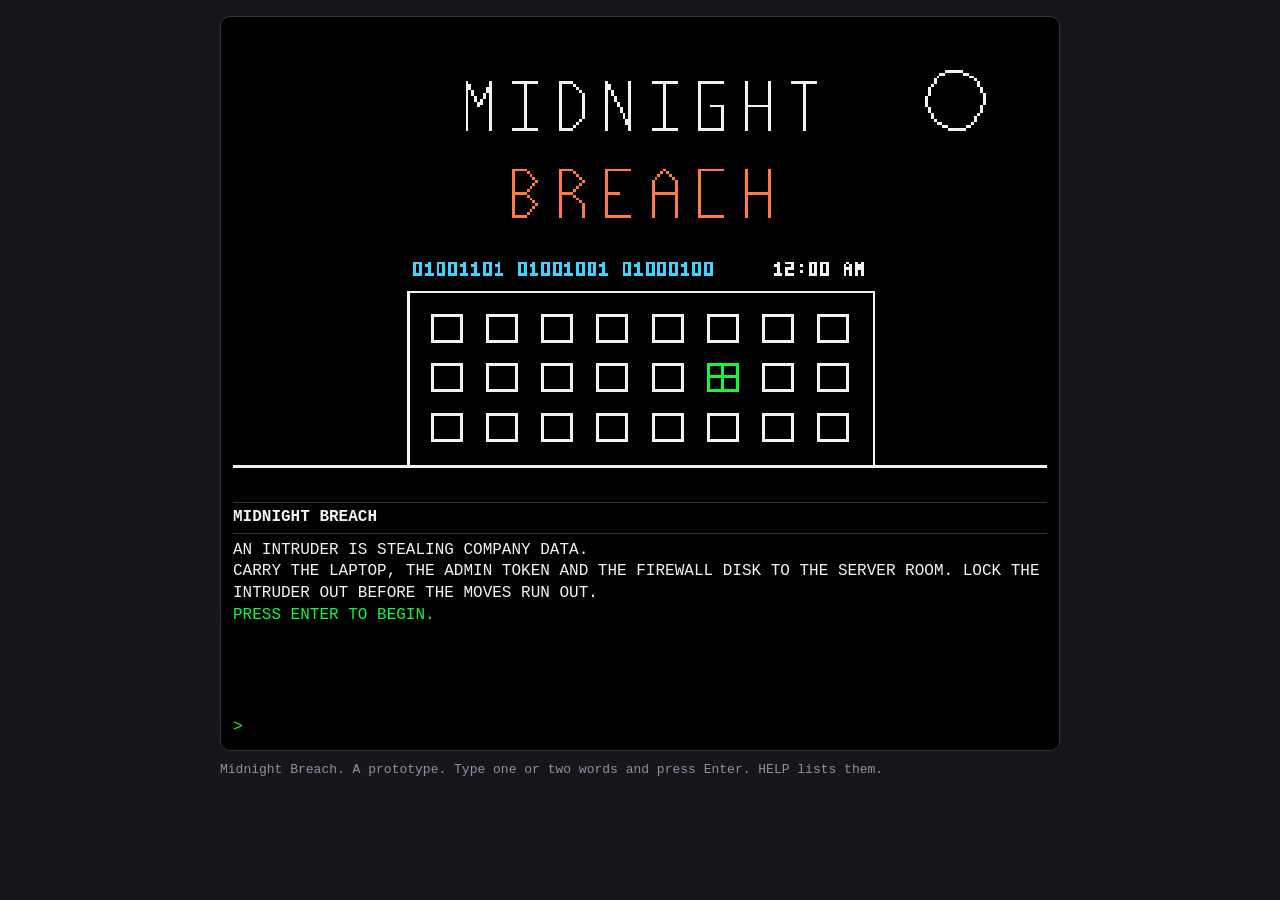
<file: breach/index.html>
<!doctype html>
<html lang="en">
<head>
<meta charset="utf-8">
<meta name="viewport" content="width=device-width, initial-scale=1">
<meta name="color-scheme" content="dark">
<meta name="description" content="Midnight Breach: a line-drawing adventure. Lock an intruder out of the company network before the moves run out.">
<title>Midnight Breach</title>
<!--
  Midnight Breach, a prototype. One file, no build step, nothing installed.

  The page has two halves, and the order matters:
    RULES  the game. No DOM. step(state, line) returns a new state and a list of events.
           Each event carries its text and the data behind it.
    VIEW   the screen. It prints the events' text and draws the picture from the events' data.
           It decides nothing about the game.

  The picture is 280 by 160 dots, drawn with lines only, as on a 1980 home computer.
-->
<style>
  :root {
    --page: #17171b;
    --screen: #000;
    --ink: #f2f2f2;
    --dim: #8f8fa6;
    --green: #14f53c;
    --violet: #ff6bfd;
    --orange: #ff7a45;
    --blue: #3fd4ff;
  }
  * { box-sizing: border-box; }
  html { background: var(--page); }
  body {
    margin: 0;
    background: var(--page);
    color: var(--ink);
    font: 16px/1.35 ui-monospace, "SF Mono", Menlo, Consolas, "Courier New", monospace;
  }
  main {
    width: min(100% - 32px, 840px, 54vh * 1.75);
    min-width: min(100% - 32px, 320px);
    margin: 16px auto;
  }
  .crt {
    background: var(--screen);
    border: 1px solid #33333d;
    border-radius: 10px;
    padding: 12px;
    text-transform: uppercase;
  }
  canvas {
    display: block;
    width: 100%;
    aspect-ratio: 280 / 160;
    image-rendering: crisp-edges;
    image-rendering: pixelated;
  }
  .status {
    display: flex;
    flex-wrap: wrap;
    justify-content: space-between;
    gap: 0 16px;
    margin-top: 8px;
    padding: 4px 0;
    border-block: 1px solid #33333d;
  }
  .status .where { font-weight: 700; }
  .bar .rest { color: var(--dim); }
  .ok { color: var(--green); }
  .warn { color: var(--orange); }
  .crit { color: var(--screen); background: var(--orange); font-weight: 700; }
  .bar .crit { color: var(--orange); background: none; }
  .log {
    height: 10.8em;
    overflow-y: auto;
    margin-top: 6px;
    overflow-wrap: anywhere;
    scrollbar-color: #33333d var(--screen);
  }
  .log p { margin: 0; white-space: pre-wrap; }
  .log .echo { color: var(--dim); margin-top: 0.35em; }
  .log .room { margin-top: 0.35em; }
  .log .room b { background: var(--ink); color: var(--screen); padding: 0 0.5ch; }
  .log .good { color: var(--green); }
  .log .hint { color: var(--violet); }
  .log .cool { color: var(--blue); }
  .prompt { display: flex; gap: 1ch; margin-top: 4px; }
  .prompt input {
    flex: 1;
    min-width: 0;
    background: none;
    border: 0;
    outline: 0;
    padding: 0;
    color: var(--ink);
    font: inherit;
    text-transform: uppercase;
    caret-color: var(--green);
    caret-shape: block;
  }
  .prompt:focus-within span { color: var(--green); }
  footer { color: var(--dim); font-size: 13px; margin-top: 10px; }
  .sr { position: absolute; width: 1px; height: 1px; overflow: hidden; clip-path: inset(50%); }
</style>
</head>
<body>
<main>
  <div class="crt" id="crt">
    <canvas id="pic" width="280" height="160" role="img" aria-label="Title picture"></canvas>
    <div class="status" id="status" aria-live="off">
      <span class="where" id="where">Midnight Breach</span>
      <span id="counts"></span>
      <span class="bar" id="bar"></span>
    </div>
    <div class="log" id="log" role="log" aria-live="polite" tabindex="0" aria-label="The story so far"></div>
    <form class="prompt" id="form" autocomplete="off">
      <span aria-hidden="true">&gt;</span>
      <label class="sr" for="cmd">Your command</label>
      <input id="cmd" name="cmd" type="text" autocomplete="off" autocapitalize="off" autocorrect="off" spellcheck="false" maxlength="60" enterkeyhint="go">
    </form>
  </div>
  <footer>Midnight Breach. A prototype. Type one or two words and press Enter. HELP lists them.</footer>
</main>

<script>
/* ==RULES== Nothing below touches the page until the VIEW marker. tests/walk.test.mjs runs this half alone. */
const Breach = (() => {
  'use strict';

  const CARRIED = 'carried';
  const GONE = 'gone';

  // Numbers are data. A balance change is a change here.
  const DATA = {
    startMoves: 40,
    start: 'security',
    score: { take: 5, logs: 20, win: 50, perMoveLeft: 2 },
    warn: { low: 12, critical: 5 },                  // moves left
    bar: { width: 20, warn: 40, critical: 75 },      // percent stolen
    ranks: [
      { atLeast: 20, name: 'Elite Analyst' },
      { atLeast: 10, name: 'Senior Analyst' },
      { atLeast: 0, name: 'Junior Analyst' },
    ],
    skate: { item: 'skateboard', every: 2 },
    // North is up.
    grid: [
      ['archive', 'exec', 'conf', 'roof'],
      ['help', 'security', 'server', 'closet'],
      ['garage', 'lobby', 'breakroom', 'vault'],
    ],
    rooms: {
      security: { name: 'Security Office', short: 'SECURITY', desc: 'Monitors flash red: UNAUTHORIZED LOGIN DETECTED.' },
      server: { name: 'Server Room', short: 'SERVER', desc: 'Rows of servers. One terminal is streaming data to an unknown address.' },
      closet: { name: 'Network Closet', short: 'CLOSET', desc: 'A cramped closet of switches and cables. A safe sits open.',
        key: 'badge', locked: 'The closet door is locked. It needs an access badge.' },
      breakroom: { name: 'Break Room', short: 'BREAK', desc: 'A quiet break room. A vending machine hums in the corner.' },
      archive: { name: 'Archive', short: 'ARCHIVE', desc: 'Dusty shelves of old records and unused equipment.' },
      exec: { name: 'Executive Office', short: 'EXEC', desc: "A plush office. The CEO's computer is still logged in." },
      lobby: { name: 'Lobby', short: 'LOBBY', desc: 'A marble lobby. The front desk is empty.' },
      garage: { name: 'Parking Garage', short: 'GARAGE', desc: 'A concrete garage with flickering lights.',
        light: 'flashlight', dark: 'It is pitch dark. You cannot see any items without a light.',
        darkTake: 'It is too dark to find anything.' },
      roof: { name: 'Roof', short: 'ROOF', desc: 'A windy rooftop covered in antennas and satellite dishes.' },
      vault: { name: 'Vault', short: 'VAULT', desc: 'A steel vault. Backup disks sit in numbered slots.',
        key: 'key', locked: 'The vault is locked. It needs a vault key.' },
      conf: { name: 'Conference Room', short: 'CONF', desc: 'A long table with chairs pushed back in a hurry.' },
      help: { name: 'Help Desk', short: 'HELP DESK', desc: 'Headsets and half-finished tickets cover the desks.' },
    },
    items: {
      badge: { name: 'access badge', words: ['badge', 'access'], start: 'archive',
        desc: "A badge marked 'NETWORK CLOSET ACCESS'.",
        use: 'You wave the badge around. It only works on the closet door.' },
      laptop: { name: 'laptop', words: ['laptop', 'computer'], start: 'security',
        desc: 'A security laptop with incident-response tools installed.',
        effect: { kind: 'lockout', room: 'server',
          elsewhere: "The laptop shows 'No secure connection'. Try the Server Room.",
          needs: [
            { item: 'token', text: 'The laptop asks for an admin token.' },
            { item: 'disk', text: 'The laptop asks for the firewall disk.' },
          ],
          text: 'You plug in the token, load the firewall disk, and run the lockout script...' } },
      token: { name: 'admin token', words: ['token', 'admin'], start: 'closet',
        desc: 'A hardware token that holds the admin lockout key.',
        use: 'The token needs a laptop to plug into.' },
      disk: { name: 'firewall disk', words: ['disk', 'firewall'], start: 'vault',
        desc: "A disk labeled 'FIREWALL RULES - RESTORE'.",
        use: 'The disk needs a laptop to load it.' },
      key: { name: 'vault key', words: ['key'], start: 'garage',
        desc: "A heavy steel key stamped 'VAULT'.",
        use: 'You turn the key over. It must fit the vault door.' },
      printout: { name: 'phishing printout', words: ['printout', 'phishing', 'email', 'paper'], start: 'breakroom',
        desc: "A printed email: 'Urgent. Reset your password at this link.'",
        use: "The email came from the CEO's account. The attacker has CEO credentials." },
      usb: { name: 'usb drive', words: ['usb', 'drive'], start: 'exec',
        desc: 'A USB drive that can save the server activity logs.',
        effect: { kind: 'logs', room: 'server',
          text: 'You save the server logs as evidence.',
          elsewhere: 'Nothing to copy here. Try the Server Room.',
          done: 'The logs are already saved.' } },
      flashlight: { name: 'flashlight', words: ['flashlight', 'light', 'torch'], start: 'help',
        desc: 'A heavy flashlight with fresh batteries.',
        use: 'You click on the flashlight. The shadows retreat.' },
      headset: { name: 'headset', words: ['headset', 'headphones'], start: 'help',
        desc: 'A headset. Faint IT chatter plays in the earpiece.',
        use: "IT chatter: 'The firewall disk is locked in the Vault.'" },
      coffee: { name: 'coffee', words: ['coffee', 'cup', 'mug'], start: 'breakroom',
        desc: 'A hot coffee. It might buy you some time.',
        effect: { kind: 'moves', add: 3, text: 'You feel sharper.' } },
      energy: { name: 'energy drink', words: ['energy', 'drink', 'can'], start: 'roof',
        desc: 'A cold energy drink. Big boost, short crash.',
        effect: { kind: 'moves', add: 5, text: 'You pop the can. Zoom.' } },
      skateboard: { name: 'skateboard', words: ['skateboard', 'skate', 'board'], start: 'lobby',
        desc: 'A skateboard. Every other move is free while you carry it.',
        use: 'Just keep it with you. Every other move will be free.' },
      map: { name: 'building map', words: ['map', 'building'], start: 'conf',
        desc: 'A folded map of the whole building.',
        effect: { kind: 'map', text: 'You unfold the map.' } },
      note: { name: 'sticky note', words: ['note', 'sticky'], start: 'conf',
        desc: 'A sticky note in messy handwriting.',
        use: "Note: 'Vault key is in the Parking Garage. Bring a light.'" },
    },
    // The first hint whose items are all still missing is the one given.
    hints: [
      { missing: ['laptop'], text: 'You need the laptop from the Security Office.' },
      { missing: ['token', 'badge'], text: 'Find an access badge in the Archive, the northwest corner.' },
      { missing: ['token'], text: 'The token is in the Network Closet, east of the Server Room.' },
      { missing: ['disk', 'key', 'flashlight'], text: 'The Garage is dark. Get a flashlight from the Help Desk.' },
      { missing: ['disk', 'key'], text: 'The vault key is in the Parking Garage, the southwest corner.' },
      { missing: ['disk'], text: 'The firewall disk is in the Vault, the southeast corner.' },
      { missing: [], text: 'Use the laptop in the Server Room.' },
    ],
    text: {
      help: [
        'Type one or two words and press Enter.',
        'NORTH, EAST, SOUTH, WEST, or N E S W.',
        'LOOK. TAKE LAPTOP. TAKE ALL. USE LAPTOP. EXAMINE BADGE.',
        'INVENTORY. MAP. HINT. SCORE. QUIT. RESTART.',
        'Goal: carry the laptop, the admin token and the firewall disk to the Server Room. Use the laptop there before the moves run out.',
        'Taking items scores points. Moves you save are a bonus.',
      ].join('\n'),
      noWay: 'You cannot go that way.',
      goWhere: 'Go where?',
      notHere: 'You do not see that here.',
      notCarried: 'You are not carrying that.',
      already: 'You already have it.',
      nothing: 'You see nothing to take.',
      empty: 'You carry nothing.',
      drop: 'Keep it. The night is short.',
      unlock: 'A door here opens for whoever carries the right thing. Walk at it.',
      glide: 'You glide on the skateboard. That move was free.',
      low: 'Warning: the intruder is copying more data.',
      critical: 'Critical: the transfer is 95% complete.',
      won: 'System secure. The intruder is locked out.',
      lost: 'Data stolen. The breach is complete.',
      quit: 'You leave the building to its visitor.',
      over: 'The game is over. Type RESTART to play again.',
      again: 'Type RESTART to play again.',
    },
  };

  const DIRS = { north: [-1, 0], east: [0, 1], south: [1, 0], west: [0, -1] };

  // The parser's words. A word from the player is looked up with Object.hasOwn and nothing else.
  const DIR_WORDS = { n: 'north', north: 'north', e: 'east', east: 'east', s: 'south', south: 'south', w: 'west', west: 'west' };
  const VERBS = {
    go: 'go', walk: 'go', move: 'go', run: 'go',
    l: 'look', look: 'look',
    take: 'take', get: 'take', grab: 'take', pick: 'take',
    use: 'use', drink: 'use', read: 'use', ride: 'use', wear: 'use', plug: 'use', load: 'use', play: 'use', unfold: 'use',
    x: 'examine', examine: 'examine', inspect: 'examine', search: 'examine',
    i: 'inventory', inv: 'inventory', inventory: 'inventory',
    map: 'map', help: 'help', hint: 'hint', score: 'score',
    quit: 'quit', exit: 'quit', q: 'quit',
    restart: 'restart', again: 'restart',
    drop: 'drop', unlock: 'unlock', open: 'unlock',
  };
  const FILLER = { the: 1, a: 1, an: 1, at: 1, up: 1, to: 1, on: 1, in: 1, with: 1, my: 1, of: 1 };
  const ALL = { all: 1, everything: 1 };
  const NOUNS = {};
  for (const [id, item] of Object.entries(DATA.items)) for (const w of item.words) NOUNS[w] = id;

  const has = (table, word) => Object.hasOwn(table, word);

  function parse(line) {
    const words = String(line).toLowerCase().replace(/[^a-z0-9 ]/g, ' ').split(' ')
      .filter((w) => w && !has(FILLER, w));
    if (!words.length) return { verb: 'nothing' };
    const [first, ...rest] = words;
    if (has(DIR_WORDS, first)) return { verb: 'go', dir: DIR_WORDS[first] };
    if (!has(VERBS, first)) return { verb: 'unknown', word: first };
    let verb = VERBS[first];
    if (verb === 'go') {
      const d = rest.find((w) => has(DIR_WORDS, w));
      return { verb, dir: d ? DIR_WORDS[d] : null };
    }
    const noun = rest.find((w) => has(NOUNS, w));
    const item = noun ? NOUNS[noun] : null;
    if (verb === 'look' && rest.length) verb = 'examine';
    return { verb, item, all: rest.some((w) => has(ALL, w)), word: rest[0] || null };
  }

  // ---- reading the state ----

  const carried = (s, id) => s.where[id] === CARRIED;

  function exitsOf(roomId) {
    const out = {};
    DATA.grid.forEach((row, r) => row.forEach((id, c) => {
      if (id !== roomId) return;
      for (const [dir, [dr, dc]] of Object.entries(DIRS)) {
        const to = DATA.grid[r + dr]?.[c + dc];
        if (to) out[dir] = to;
      }
    }));
    return out;
  }

  const locked = (s, roomId) => {
    const need = DATA.rooms[roomId].key;
    return Boolean(need) && !carried(s, need);
  };

  const dark = (s, roomId) => {
    const need = DATA.rooms[roomId].light;
    return Boolean(need) && !carried(s, need);
  };

  const visible = (s) => (dark(s, s.at) ? [] : Object.keys(DATA.items).filter((id) => s.where[id] === s.at));

  const list = (ids) => ids.map((id) => DATA.items[id].name).join(', ');

  // ---- events ----

  function roomEvent(s, how) {
    const room = DATA.rooms[s.at];
    const here = visible(s);
    const lines = [room.desc];
    if (dark(s, s.at)) lines.push(room.dark);
    else lines.push(here.length ? `You see: ${list(here)}.` : DATA.text.nothing);
    lines.push(`Exits: ${Object.keys(exitsOf(s.at)).join(', ')}.`);
    return { type: 'room', how, room: s.at, name: room.name, items: here, text: lines.join('\n') };
  }

  function mapEvent(s, text) {
    const cells = {};
    const lines = [text, `North is up. You are in the ${DATA.rooms[s.at].name}.`];
    for (const [id, room] of Object.entries(DATA.rooms)) {
      cells[id] = { short: room.short, locked: locked(s, id) };
      if (cells[id].locked) lines.push(`Locked: ${room.name}. It needs the ${DATA.items[room.key].name}.`);
    }
    return { type: 'map', grid: DATA.grid, at: s.at, cells, text: lines.join('\n') };
  }

  // The last event of every step. The view draws its frame from this and nothing else.
  function statusEvent(s) {
    const { width, warn, critical } = DATA.bar;
    const filled = Math.max(0, Math.min(width, Math.trunc((DATA.startMoves - s.moves) * width / DATA.startMoves)));
    const percent = filled * 100 / width;
    const exits = {};
    for (const [dir, to] of Object.entries(exitsOf(s.at))) exits[dir] = { to, locked: locked(s, to) };
    return {
      type: 'status', room: s.at, name: DATA.rooms[s.at].name, dark: dark(s, s.at),
      items: visible(s), exits, moves: s.moves, score: s.score, over: s.over,
      stolen: { filled, width, percent, level: percent >= critical ? 'crit' : percent >= warn ? 'warn' : 'ok' },
    };
  }

  // ---- the game ----

  function newGame() {
    const where = {};
    for (const [id, item] of Object.entries(DATA.items)) where[id] = item.start;
    const state = { at: DATA.start, moves: DATA.startMoves, steps: 0, score: 0, logs: false, over: null, where };
    return { state, events: [roomEvent(state, 'entered'), statusEvent(state)] };
  }

  function step(prev, line) {
    const cmd = parse(line);
    if (cmd.verb === 'restart') return newGame();
    const s = structuredClone(prev);
    const events = [];
    const say = (text, type = 'say', data = {}) => events.push({ type, text, ...data });
    const T = DATA.text;

    const finish = () => { say(`Final score: ${s.score}.`); say(T.again); };

    const go = () => {
      if (!cmd.dir) return say(T.goWhere);
      const to = exitsOf(s.at)[cmd.dir];
      if (!to) return say(T.noWay, 'blocked');
      if (locked(s, to)) return say(DATA.rooms[to].locked, 'blocked', { room: to });
      s.at = to;
      s.steps += 1;
      const free = carried(s, DATA.skate.item) && s.steps % DATA.skate.every === 0;
      if (!free) s.moves -= 1;
      if (s.moves <= 0) {
        s.over = 'lost';
        say(T.lost, 'lose');
        return finish();
      }
      if (free) say(T.glide, 'free');
      events.push(roomEvent(s, 'entered'));
      if (s.moves <= DATA.warn.critical) say(T.critical, 'crit');
      else if (s.moves <= DATA.warn.low) say(T.low, 'warn');
    };

    const takeOne = (id) => {
      s.where[id] = CARRIED;
      s.score += DATA.score.take;
    };

    const take = () => {
      if (dark(s, s.at)) return say(DATA.rooms[s.at].darkTake, 'blocked');
      if (cmd.all) {
        const here = visible(s);
        if (!here.length) return say(T.nothing);
        here.forEach(takeOne);
        return say(`Taken: ${list(here)}.`, 'taken', { items: here });
      }
      if (!cmd.item) return say(cmd.word ? T.notHere : 'Take what?');
      if (carried(s, cmd.item)) return say(T.already);
      if (s.where[cmd.item] !== s.at) return say(T.notHere);
      takeOne(cmd.item);
      say(`Taken: ${DATA.items[cmd.item].name}.`, 'taken', { items: [cmd.item], item: cmd.item });
    };

    const use = () => {
      if (!cmd.item) return say(cmd.word ? T.notCarried : 'Use what?');
      if (!carried(s, cmd.item)) return say(T.notCarried);
      const item = DATA.items[cmd.item];
      const fx = item.effect;
      if (!fx) return say(item.use, 'used', { item: cmd.item });
      if (fx.kind === 'map') return events.push(mapEvent(s, fx.text));
      if (fx.kind === 'moves') {
        s.where[cmd.item] = GONE;
        s.moves += fx.add;
        return say(`${fx.text} +${fx.add} moves.`, 'good', { item: cmd.item, moves: fx.add });
      }
      if (fx.kind === 'logs') {
        if (s.at !== fx.room) return say(fx.elsewhere);
        if (s.logs) return say(fx.done);
        s.logs = true;
        s.score += DATA.score.logs;
        return say(`${fx.text} +${DATA.score.logs} points.`, 'good', { item: cmd.item, points: DATA.score.logs });
      }
      if (fx.kind === 'lockout') {
        if (s.at !== fx.room) return say(fx.elsewhere);
        const lack = fx.needs.find((n) => !carried(s, n.item));
        if (lack) return say(lack.text);
        const bonus = s.moves * DATA.score.perMoveLeft;
        s.score += DATA.score.win + bonus;
        s.over = 'won';
        const rank = DATA.ranks.find((r) => s.moves >= r.atLeast).name;
        say(fx.text);
        say(T.won, 'win', { movesLeft: s.moves, bonus, rank, score: s.score });
        say(`Moves left: ${s.moves}. Bonus: +${bonus}.`);
        say(`Rank: ${rank}.`, 'good');
        return finish();
      }
    };

    const examine = () => {
      if (!cmd.item) return say(cmd.word ? T.notHere : 'Examine what?');
      if (!carried(s, cmd.item) && !visible(s).includes(cmd.item)) return say(T.notHere);
      const item = DATA.items[cmd.item];
      say(`${item.name}: ${item.desc}`, 'examine', { item: cmd.item, name: item.name });
    };

    const inventory = () => {
      const ids = Object.keys(DATA.items).filter((id) => carried(s, id));
      say(ids.length ? `You carry: ${list(ids)}.` : T.empty, 'inventory', { items: ids });
    };

    const hint = () => {
      const h = DATA.hints.find((x) => x.missing.every((id) => !carried(s, id)));
      say(`Hint: ${h.text}`, 'hint');
    };

    const verbs = {
      nothing: () => {},
      unknown: () => say(`I do not know the word "${cmd.word}". Try HELP.`),
      go, take, use, examine, inventory, hint,
      look: () => events.push(roomEvent(s, 'looked')),
      map: () => events.push(mapEvent(s, 'The building.')),
      help: () => say(T.help, 'help'),
      score: () => say(`Moves left: ${s.moves}. Score: ${s.score}.`),
      drop: () => say(T.drop),
      unlock: () => say(T.unlock),
      quit: () => { s.over = 'quit'; say(T.quit, 'quit'); finish(); },
    };

    if (s.over) say(T.over);
    else verbs[cmd.verb]();

    events.push(statusEvent(s));
    return { state: s, events };
  }

  return { DATA, newGame, step, parse };
})();
/* ==VIEW== */

(() => {
  'use strict';

  // ---- the plotter: 280 by 160 dots, lines only ----

  const W = 280, H = 160;
  const BLACK = 0, WHITE = 1, GREEN = 2, VIOLET = 3, ORANGE = 4, BLUE = 5, DIM = 6;
  const PALETTE = [[0, 0, 0], [242, 242, 242], [20, 245, 60], [255, 107, 253], [255, 122, 69], [63, 212, 255], [84, 84, 132]];

  const canvas = document.getElementById('pic');
  const ctx = canvas.getContext('2d');
  const image = ctx.createImageData(W, H);
  const dots = new Uint32Array(image.data.buffer);
  const INK = PALETTE.map(([r, g, b]) => ((255 << 24) | (b << 16) | (g << 8) | r) >>> 0);

  function line([x0, y0, x1, y1, c]) {
    x0 = Math.round(x0); y0 = Math.round(y0); x1 = Math.round(x1); y1 = Math.round(y1);
    const dx = Math.abs(x1 - x0), dy = -Math.abs(y1 - y0);
    const sx = x0 < x1 ? 1 : -1, sy = y0 < y1 ? 1 : -1;
    let err = dx + dy;
    for (;;) {
      if (x0 >= 0 && x0 < W && y0 >= 0 && y0 < H) dots[y0 * W + x0] = INK[c];
      if (x0 === x1 && y0 === y1) return;
      const e2 = 2 * err;
      if (e2 >= dy) { err += dy; x0 += sx; }
      if (e2 <= dx) { err += dx; y0 += sy; }
    }
  }

  const still = matchMedia('(prefers-reduced-motion: reduce)');
  let job = 0;

  // Draw a picture. With `slowly`, the lines go down a few at a time, the way the old machines drew.
  function paint(segs, slowly) {
    const mine = ++job;
    dots.fill(INK[BLACK]);
    if (!slowly || still.matches) {
      segs.forEach(line);
      ctx.putImageData(image, 0, 0);
      return;
    }
    const each = Math.max(2, Math.ceil(segs.length / 40));
    let i = 0;
    const tick = () => {
      if (mine !== job) return;
      for (let k = 0; k < each && i < segs.length; k += 1, i += 1) line(segs[i]);
      ctx.putImageData(image, 0, 0);
      if (i < segs.length) requestAnimationFrame(tick);
    };
    tick();
  }

  // ---- shapes. Each returns a list of segments [x0, y0, x1, y1, colour]. ----

  const P = (c, ...p) => {
    const out = [];
    for (let i = 0; i + 3 < p.length; i += 2) out.push([p[i], p[i + 1], p[i + 2], p[i + 3], c]);
    return out;
  };
  const R = (c, x, y, w, h) => P(c, x, y, x + w, y, x + w, y + h, x, y + h, x, y);
  const C = (c, cx, cy, r, n = 12) => {
    const p = [];
    for (let i = 0; i <= n; i += 1) p.push(cx + r * Math.cos(i * 2 * Math.PI / n), cy + r * Math.sin(i * 2 * Math.PI / n));
    return P(c, ...p);
  };
  const D = (c, ...p) => {
    const out = [];
    for (let i = 0; i + 1 < p.length; i += 2) out.push([p[i], p[i + 1], p[i], p[i + 1], c]);
    return out;
  };
  const place = (segs, dx, dy, k = 1) => segs.map(([a, b, c, d, col]) => [dx + a * k, dy + b * k, dx + c * k, dy + d * k, col]);

  // A stroke alphabet on a grid three dots wide and five high. Each stroke is a run of xy pairs.
  const FONT = {
    A: '0401102124 0222', B: '0400102112231404 0212', C: '20000424', D: '04001021231404', E: '20000424 0212',
    F: '200004 0212', G: '200004242212', H: '0004 2024 0222', I: '0020 1014 0424', J: '20231403',
    K: '0004 200224', L: '000424', M: '0400122024', N: '04002420', O: '0020240400', P: '040010211202',
    Q: '0020240400 1324', R: '040010211202 122324', S: '200002222404', T: '0020 1014', U: '00042420',
    V: '001420', W: '0004122420', X: '0024 2004', Y: '001220 1214', Z: '00200424',
    0: '0020240400', 1: '011014 0424', 2: '002022020424', 3: '00202404 0222', 4: '000222 2024',
    5: '200002222404', 6: '200004242202', 7: '002014', 8: '0020240400 0222', 9: '220200202404',
    '-': '0222', '.': '1414', ':': '1111 1313', '>': '012203', '<': '210223', '?': '0020221213 1414',
    '/': '2004', '%': '0000 2004 2424', '=': '0121 0323', '+': '1113 0222', "'": '1011',
  };
  // At the smallest size three letters need their own shapes to stay apart from their neighbours.
  const SMALL = { M: '0400 2024 0121 0222', N: '0400102124', V: '0003142320' };
  const glyph = (ch, k) => (k === 1 && Object.hasOwn(SMALL, ch) ? SMALL[ch] : Object.hasOwn(FONT, ch) ? FONT[ch] : '');
  const textWidth = (str, k = 1) => (str.length - 1) * 4 * k + 2 * k;
  function T(c, x, y, str, k = 1) {
    const out = [];
    let at = x;
    for (const ch of String(str).toUpperCase()) {
      for (const st of glyph(ch, k).split(' ')) {
        const p = [];
        for (let i = 0; i < st.length; i += 2) p.push(at + Number(st[i]) * k, y + Number(st[i + 1]) * k);
        if (p.length === 2) p.push(p[0], p[1]);
        out.push(...P(c, ...p));
      }
      at += 4 * k;
    }
    return out;
  }
  const TC = (c, cx, y, str, k = 1) => T(c, Math.round(cx - textWidth(str, k) / 2), y, str, k);

  // ---- the room, seen from the south wall ----

  const SHELL = [
    ...R(WHITE, 70, 30, 140, 80),
    ...P(WHITE, 0, 0, 70, 30), ...P(WHITE, 279, 0, 210, 30),
    ...P(WHITE, 0, 159, 70, 110), ...P(WHITE, 279, 159, 210, 110),
  ];

  // A door on the left wall, in perspective. `flip` puts it on the right.
  function sideDoor(c, flip, cross) {
    const top = (x) => x * 30 / 70, bottom = (x) => 159 - x * 49 / 70;
    const X = (x) => (flip ? 279 - x : x);
    const lintel = (x) => bottom(x) - 0.7 * (bottom(x) - top(x));
    const a = 22, b = 48;
    const out = P(c, X(a), bottom(a), X(a), lintel(a), X(b), lintel(b), X(b), bottom(b));
    out.push(...D(c, X(b - 4), (lintel(b) + bottom(b)) / 2));
    if (cross) out.push(...P(c, X(a), lintel(a), X(b), bottom(b)), ...P(c, X(b), lintel(b), X(a), bottom(a)));
    return out;
  }

  // Doors are drawn from the exits the rules report. A locked one is orange and crossed.
  function door(dir, isLocked) {
    const c = isLocked ? ORANGE : WHITE;
    if (dir === 'north') {
      const out = [...P(c, 80, 110, 80, 60, 102, 60, 102, 110), ...D(c, 98, 87)];
      if (isLocked) out.push(...P(c, 80, 60, 102, 110), ...P(c, 102, 60, 80, 110));
      return out;
    }
    if (dir === 'south') {
      const out = P(c, 116, 159, 126, 150, 154, 150, 164, 159);
      if (isLocked) out.push(...P(c, 126, 150, 164, 159), ...P(c, 154, 150, 116, 159));
      return out;
    }
    return sideDoor(c, dir === 'east', isLocked);
  }

  // ---- what stands in each room ----

  const rackOf = (x, led) => {
    const out = R(WHITE, x, 38, 26, 72);
    for (let y = 50; y <= 98; y += 12) out.push(...P(WHITE, x, y, x + 26, y));
    for (let y = 44; y <= 104; y += 12) out.push(...D(led, x + 4, y, x + 8, y, x + 12, y), ...P(WHITE, x + 17, y, x + 22, y));
    return out;
  };

  const chair = (x, y, k) => [...P(WHITE, x, y, x, y + 18), ...P(WHITE, x, y + 9, x + 9 * k, y + 9, x + 9 * k, y + 18)];

  const vaultSlots = () => {
    const out = [...R(WHITE, 112, 38, 90, 60), ...P(WHITE, 142, 38, 142, 98), ...P(WHITE, 172, 38, 172, 98),
      ...P(WHITE, 112, 58, 202, 58), ...P(WHITE, 112, 78, 202, 78)];
    for (let n = 0; n < 9; n += 1) {
      const x = 112 + (n % 3) * 30, y = 38 + Math.floor(n / 3) * 20;
      out.push(...T(WHITE, x + 2, y + 2, String(n + 1)));
      if (n !== 4 && n !== 1 && n !== 6) out.push(...R(WHITE, x + 9, y + 7, 14, 9), ...P(WHITE, x + 12, y + 7, x + 12, y + 11, x + 20, y + 11, x + 20, y + 7));
    }
    return out;
  };

  const binders = () => {
    const out = P(WHITE, 84, 58, 108, 58);
    for (let x = 84; x <= 108; x += 4) out.push(...P(WHITE, x, 58, x, 72));
    return out;
  };

  const ROOM_ART = {
    security: { segs: [
      ...R(WHITE, 110, 36, 28, 20), ...T(ORANGE, 114, 44, 'ALERT'), ...P(WHITE, 124, 56, 124, 64),
      ...R(WHITE, 142, 36, 28, 20), ...T(GREEN, 144, 44, 'DENIED'), ...P(WHITE, 156, 56, 156, 64),
      ...R(WHITE, 178, 34, 24, 14), ...C(WHITE, 190, 38, 2, 6), ...P(WHITE, 190, 40, 190, 45), ...P(WHITE, 187, 42, 193, 42),
      ...P(WHITE, 110, 64, 206, 64, 214, 72, 104, 72, 110, 64), ...R(WHITE, 104, 72, 110, 42),
      ...R(WHITE, 114, 66, 9, 4), ...R(WHITE, 128, 67, 24, 3),
      ...P(WHITE, 160, 72, 160, 114), ...P(WHITE, 160, 86, 214, 86), ...P(WHITE, 160, 100, 214, 100),
      ...P(WHITE, 182, 79, 192, 79), ...P(WHITE, 182, 93, 192, 93), ...P(WHITE, 182, 107, 192, 107),
    ] },
    server: { segs: [
      ...rackOf(110, GREEN), ...rackOf(140, GREEN), ...rackOf(170, ORANGE),
      ...R(WHITE, 126, 118, 36, 20), ...T(ORANGE, 136, 126, 'LEAK'),
      ...P(WHITE, 144, 138, 144, 144), ...P(WHITE, 134, 144, 154, 144),
      ...P(ORANGE, 190, 110, 190, 128, 162, 128),
      ...T(ORANGE, 196, 126, '>>>'),
    ] },
    closet: { segs: [
      ...R(WHITE, 110, 36, 64, 12), ...D(GREEN, 116, 42, 122, 42, 128, 42, 134, 42, 140, 42, 146, 42, 152, 42, 158, 42, 164, 42, 168, 42),
      ...R(WHITE, 110, 66, 64, 8), ...R(WHITE, 110, 80, 64, 8), ...R(WHITE, 110, 94, 64, 8),
      ...D(GREEN, 114, 70, 118, 70, 122, 70, 114, 84, 118, 84, 114, 98, 118, 98, 122, 98),
      ...P(GREEN, 116, 48, 114, 66), ...P(GREEN, 128, 48, 132, 66), ...P(BLUE, 140, 48, 138, 80),
      ...P(GREEN, 152, 48, 158, 66), ...P(BLUE, 164, 48, 160, 94), ...P(GREEN, 122, 48, 148, 66),
      ...R(WHITE, 180, 62, 24, 30), ...P(WHITE, 184, 92, 184, 110), ...P(WHITE, 200, 92, 200, 110),
      ...P(WHITE, 204, 62, 214, 56, 214, 98, 204, 92), ...C(WHITE, 209, 77, 2, 6),
    ] },
    breakroom: { segs: [
      ...R(WHITE, 170, 36, 34, 74), ...R(WHITE, 174, 40, 20, 38), ...P(WHITE, 174, 52, 194, 52), ...P(WHITE, 174, 64, 194, 64),
      ...R(WHITE, 176, 44, 3, 7), ...R(WHITE, 182, 44, 3, 7), ...R(WHITE, 188, 56, 3, 7), ...R(WHITE, 176, 68, 3, 7),
      ...D(WHITE, 199, 44, 199, 50, 199, 56, 199, 62, 199, 68),
      ...T(WHITE, 173, 84, 'SODA'), ...R(WHITE, 176, 96, 22, 8),
      ...R(WHITE, 110, 86, 52, 24), ...P(WHITE, 136, 86, 136, 110), ...D(WHITE, 132, 98, 140, 98),
      ...R(WHITE, 116, 70, 12, 16), ...P(WHITE, 118, 76, 126, 76), ...R(WHITE, 144, 80, 5, 6),
      ...P(WHITE, 92, 124, 180, 124, 190, 136, 82, 136, 92, 124),
      ...P(WHITE, 86, 136, 86, 154), ...P(WHITE, 186, 136, 186, 154), ...P(WHITE, 96, 136, 96, 148), ...P(WHITE, 176, 136, 176, 148),
    ] },
    archive: { segs: [
      ...R(WHITE, 78, 36, 124, 74), ...P(WHITE, 78, 54, 202, 54), ...P(WHITE, 78, 72, 202, 72), ...P(WHITE, 78, 90, 202, 90),
      ...R(WHITE, 84, 40, 16, 14), ...R(WHITE, 104, 40, 16, 14), ...R(WHITE, 128, 42, 22, 12), ...R(WHITE, 156, 40, 16, 14), ...R(WHITE, 178, 40, 18, 14),
      ...binders(), ...R(WHITE, 118, 58, 22, 14), ...T(WHITE, 122, 63, '1998'), ...R(WHITE, 146, 58, 22, 14), ...T(WHITE, 150, 63, '2003'), ...R(WHITE, 176, 60, 20, 12),
      ...R(WHITE, 86, 75, 20, 15), ...R(WHITE, 88, 77, 12, 10), ...R(WHITE, 114, 77, 18, 13), ...R(WHITE, 170, 76, 22, 14),
      ...R(WHITE, 84, 95, 22, 15), ...R(WHITE, 160, 96, 18, 14), ...R(WHITE, 182, 94, 16, 16),
      ...D(DIM, 100, 130, 140, 126, 180, 134, 120, 145, 200, 128, 90, 142, 160, 140, 224, 146),
    ] },
    exec: { segs: [
      ...R(WHITE, 82, 38, 62, 36),
      ...P(BLUE, 82, 66, 90, 66, 90, 54, 98, 54, 98, 60, 108, 60, 108, 48, 116, 48, 116, 62, 126, 62, 126, 56, 134, 56, 134, 66, 144, 66),
      ...C(WHITE, 134, 45, 3, 8),
      ...R(WHITE, 166, 40, 30, 22), ...P(WHITE, 170, 58, 178, 48, 184, 54, 190, 46, 192, 58),
      ...P(WHITE, 100, 94, 192, 94, 200, 104, 92, 104, 100, 94), ...R(WHITE, 92, 104, 108, 24),
      ...R(WHITE, 124, 72, 34, 20), ...T(GREEN, 129, 80, 'CEO-PC'), ...P(WHITE, 141, 92, 141, 94),
      ...R(WHITE, 130, 132, 32, 8), ...P(WHITE, 133, 140, 133, 149), ...P(WHITE, 159, 140, 159, 149),
    ] },
    lobby: { segs: [
      ...T(WHITE, 116, 38, 'WELCOME', 2),
      ...C(WHITE, 192, 44, 8, 12), ...P(WHITE, 192, 44, 192, 38),
      ...P(WHITE, 112, 84, 198, 84, 206, 94, 104, 94, 112, 84), ...R(WHITE, 104, 94, 102, 22), ...T(WHITE, 136, 103, 'FRONT DESK'),
      ...P(WHITE, 58, 140, 62, 150, 72, 150, 76, 140, 58, 140),
      ...P(GREEN, 67, 140, 67, 126), ...P(GREEN, 67, 132, 60, 124), ...P(GREEN, 67, 130, 74, 122),
    ] },
    garage: { segs: [
      ...R(WHITE, 112, 30, 12, 80),
      ...R(WHITE, 134, 40, 24, 16), ...T(WHITE, 139, 43, 'P2', 2),
      ...P(WHITE, 186, 30, 186, 40), ...P(WHITE, 178, 40, 194, 40), ...P(WHITE, 178, 40, 181, 44, 191, 44, 194, 40),
      ...P(ORANGE, 176, 48, 172, 53), ...P(ORANGE, 186, 48, 186, 54), ...P(ORANGE, 196, 48, 200, 53),
      ...P(WHITE, 150, 110, 150, 102, 158, 100, 164, 92, 186, 92, 192, 100, 202, 102, 202, 110),
      ...C(WHITE, 160, 110, 4, 8), ...C(WHITE, 192, 110, 4, 8),
      ...P(WHITE, 40, 150, 40, 138, 52, 135, 62, 122, 100, 122, 110, 135, 124, 138, 124, 150, 40, 150),
      ...P(WHITE, 66, 134, 70, 126, 96, 126, 100, 134, 66, 134),
      ...C(WHITE, 56, 150, 6, 10), ...C(WHITE, 108, 150, 6, 10),
      ...P(WHITE, 140, 159, 150, 122), ...P(WHITE, 230, 159, 208, 122),
    ] },
    // The roof has no walls. Its two ways down are part of the drawing: the stair hut, and the edge behind you.
    roof: { open: true, segs: [
      ...P(WHITE, 0, 132, 40, 96, 240, 96, 279, 132), ...P(WHITE, 0, 159, 40, 108, 240, 108, 279, 159),
      ...P(WHITE, 40, 96, 40, 108), ...P(WHITE, 240, 96, 240, 108),
      ...R(WHITE, 48, 60, 34, 48), ...P(WHITE, 48, 60, 54, 54, 88, 54, 82, 60), ...P(WHITE, 88, 54, 88, 100),
      ...P(WHITE, 56, 108, 56, 74, 72, 74, 72, 108), ...D(WHITE, 69, 92),
      ...P(WHITE, 116, 159, 126, 150, 154, 150, 164, 159),
      ...C(WHITE, 236, 26, 9, 14),
      ...D(WHITE, 20, 14, 44, 40, 98, 10, 156, 22, 180, 8, 206, 34, 262, 58, 14, 62, 100, 48),
      ...P(WHITE, 128, 30, 128, 96), ...P(WHITE, 118, 40, 138, 40), ...P(WHITE, 121, 48, 135, 48), ...P(WHITE, 124, 56, 132, 56),
      ...P(WHITE, 128, 30, 108, 96), ...P(WHITE, 128, 30, 148, 96),
      ...C(WHITE, 200, 62, 14, 12), ...C(WHITE, 200, 62, 3, 6), ...P(WHITE, 200, 62, 212, 48),
      ...P(WHITE, 200, 76, 200, 96), ...P(WHITE, 192, 96, 208, 96),
      ...P(BLUE, 30, 22, 70, 22), ...P(BLUE, 52, 30, 96, 30), ...P(BLUE, 150, 36, 178, 36), ...P(BLUE, 226, 76, 262, 76),
    ] },
    vault: { segs: [
      ...vaultSlots(), ...T(WHITE, 143, 102, 'BACKUPS'),
      ...C(WHITE, 246, 84, 12, 12), ...P(WHITE, 234, 84, 258, 84), ...P(WHITE, 246, 72, 246, 96), ...C(WHITE, 246, 84, 3, 6),
    ] },
    conf: { segs: [
      ...R(WHITE, 96, 38, 88, 38), ...P(WHITE, 100, 78, 180, 78),
      ...P(BLUE, 102, 46, 132, 46), ...P(BLUE, 102, 52, 124, 52),
      ...R(ORANGE, 140, 44, 14, 10), ...P(ORANGE, 154, 49, 164, 49), ...P(ORANGE, 161, 46, 164, 49, 161, 52), ...R(ORANGE, 164, 44, 14, 10),
      ...T(WHITE, 104, 64, 'WHO HAS ROOT?'),
      ...P(WHITE, 90, 118, 190, 118, 206, 138, 74, 138, 90, 118), ...P(WHITE, 80, 138, 80, 154), ...P(WHITE, 200, 138, 200, 154),
      ...chair(54, 130, 1), ...chair(228, 128, -1), ...chair(236, 140, -1),
    ] },
    help: { segs: [
      ...R(WHITE, 112, 34, 90, 16), ...T(WHITE, 123, 37, 'HELP DESK', 2),
      ...R(WHITE, 112, 56, 34, 12), ...T(ORANGE, 116, 60, 'TKT: 47'),
      ...P(WHITE, 108, 92, 204, 92, 212, 100, 100, 100, 108, 92), ...R(WHITE, 100, 100, 112, 16),
      ...R(WHITE, 112, 74, 22, 14), ...P(WHITE, 123, 88, 123, 92),
      ...T(WHITE, 106, 106, '4521'), ...T(WHITE, 148, 106, '4522'), ...T(WHITE, 190, 106, '4523'),
    ] },
  };

  // ---- the things you can carry: a small drawing in a box 24 by 16, and where it lies ----

  const G = GREEN;
  const ICON = {
    badge: [...R(G, 6, 2, 12, 13), ...R(G, 10, 0, 4, 2), ...C(G, 12, 7, 2, 8), ...P(G, 9, 12, 15, 12)],
    laptop: [...R(G, 4, 1, 16, 10), ...P(G, 4, 11, 1, 15, 23, 15, 20, 11), ...P(G, 5, 13, 19, 13)],
    token: [...R(G, 8, 2, 8, 10), ...R(G, 10, 4, 4, 3), ...C(G, 12, 14, 2, 8)],
    disk: [...R(G, 5, 1, 14, 14), ...R(G, 9, 1, 6, 5), ...R(G, 8, 9, 8, 6)],
    key: [...C(G, 5, 8, 4, 10), ...P(G, 9, 8, 22, 8), ...P(G, 18, 8, 18, 12), ...P(G, 21, 8, 21, 11)],
    printout: [...R(G, 6, 1, 12, 14), ...P(G, 8, 4, 16, 4), ...P(G, 8, 7, 16, 7), ...P(G, 8, 10, 14, 10)],
    usb: [...R(G, 3, 5, 14, 6), ...R(G, 17, 6, 4, 4)],
    flashlight: [...R(G, 2, 6, 12, 4), ...P(G, 14, 6, 19, 3, 19, 13, 14, 10), ...P(G, 21, 5, 23, 3), ...P(G, 21, 8, 24, 8), ...P(G, 21, 11, 23, 13)],
    headset: [...P(G, 5, 9, 5, 5, 8, 2, 16, 2, 19, 5, 19, 9), ...R(G, 3, 9, 4, 6), ...R(G, 17, 9, 4, 6), ...P(G, 5, 15, 10, 15)],
    coffee: [...P(G, 7, 6, 8, 15, 16, 15, 17, 6, 7, 6), ...P(G, 17, 8, 20, 8, 20, 12, 17, 12), ...P(G, 10, 4, 11, 2, 10, 0), ...P(G, 14, 4, 15, 2, 14, 0)],
    energy: [...R(G, 8, 2, 8, 13), ...P(G, 9, 2, 9, 1, 15, 1, 15, 2), ...P(G, 13, 5, 11, 9, 13, 9, 11, 13)],
    skateboard: [...P(G, 1, 8, 3, 10, 21, 10, 23, 8), ...C(G, 6, 13, 2, 8), ...C(G, 18, 13, 2, 8)],
    map: [...P(G, 2, 3, 9, 1, 15, 3, 22, 1, 22, 13, 15, 15, 9, 13, 2, 15, 2, 3), ...P(G, 9, 1, 9, 13), ...P(G, 15, 3, 15, 15), ...P(G, 11, 7, 13, 9), ...P(G, 13, 7, 11, 9)],
    note: [...P(G, 5, 2, 19, 2, 19, 11, 15, 15, 5, 15, 5, 2), ...P(G, 19, 11, 15, 11, 15, 15), ...P(G, 8, 6, 16, 6), ...P(G, 8, 9, 13, 9)],
  };
  const ITEM_AT = {
    badge: [124, 93], laptop: [178, 52], token: [180, 70], disk: [145, 60], key: [176, 128],
    printout: [100, 112], usb: [164, 84], flashlight: [150, 80], headset: [178, 78], coffee: [146, 112],
    energy: [156, 81], skateboard: [150, 128], map: [100, 110], note: [150, 110],
  };

  // ---- pictures ----

  function roomPicture(st) {
    const art = Object.hasOwn(ROOM_ART, st.room) ? ROOM_ART[st.room] : { segs: [] };
    let segs = [];
    if (!art.open) {
      segs.push(...SHELL);
      for (const dir of ['north', 'west', 'east', 'south']) {
        if (Object.hasOwn(st.exits, dir)) segs.push(...door(dir, st.exits[dir].locked));
      }
    }
    segs.push(...art.segs);
    for (const id of st.items) {
      if (Object.hasOwn(ICON, id)) segs.push(...place(ICON[id], ...ITEM_AT[id]));
    }
    if (st.dark) segs = segs.map(([a, b, c, d]) => [a, b, c, d, DIM]);
    return segs;
  }

  function itemPicture(id, name) {
    if (!Object.hasOwn(ICON, id)) return [];
    return [...R(WHITE, 60, 12, 160, 104), ...place(ICON[id], 80, 24, 5), ...TC(WHITE, 140, 128, name, 2)];
  }

  function mapPicture(e) {
    const segs = [];
    const BW = 58, BH = 28;
    e.grid.forEach((row, r) => row.forEach((id, c) => {
      const cell = e.cells[id];
      const x = 12 + c * 66, y = 14 + r * 42;
      const here = id === e.at;
      const col = here ? GREEN : cell.locked ? ORANGE : WHITE;
      segs.push(...R(col, x, y, BW, BH));
      if (here) segs.push(...R(col, x + 2, y + 2, BW - 4, BH - 4));
      segs.push(...TC(col, x + BW / 2, y + (here || cell.locked ? 7 : 11), cell.short));
      if (here) segs.push(...TC(col, x + BW / 2, y + 16, 'YOU'));
      else if (cell.locked) segs.push(...TC(col, x + BW / 2, y + 16, 'LOCKED'));
      if (c < row.length - 1) segs.push(...P(WHITE, x + BW, y + BH / 2, x + 66, y + BH / 2));
      if (r < e.grid.length - 1) segs.push(...P(WHITE, x + BW / 2, y + BH, x + BW / 2, y + 42));
    }));
    segs.push(...P(WHITE, 140, 150, 140, 142), ...P(WHITE, 137, 145, 140, 142, 143, 145), ...T(WHITE, 146, 144, 'NORTH'));
    return segs;
  }

  const windows = () => {
    const out = [];
    for (let r = 0; r < 3; r += 1) for (let c = 0; c < 8; c += 1) {
      const lit = r === 1 && c === 5;
      const x = 68 + c * 19, y = 98 + r * 17;
      out.push(...R(lit ? GREEN : WHITE, x, y, 10, 9));
      if (lit) out.push(...P(GREEN, x + 5, y, x + 5, y + 9), ...P(GREEN, x, y + 4, x + 10, y + 4));
    }
    return out;
  };

  const PICTURES = {
    title: [
      ...TC(WHITE, 140, 18, 'MIDNIGHT', 4), ...TC(ORANGE, 140, 48, 'BREACH', 4),
      ...P(WHITE, 0, 150, 279, 150), ...P(WHITE, 60, 150, 60, 90, 220, 90, 220, 150),
      ...windows(), ...C(WHITE, 248, 24, 10, 14),
      ...T(BLUE, 62, 80, '01001101 01001001 01000100'), ...T(WHITE, 186, 80, '12:00 AM'),
    ],
    won: [
      ...P(GREEN, 140, 22, 184, 36, 184, 76, 140, 114, 96, 76, 96, 36, 140, 22),
      ...P(GREEN, 118, 66, 134, 84, 164, 48),
      ...TC(GREEN, 140, 124, 'SYSTEM SECURE', 2), ...TC(WHITE, 140, 144, 'INTRUDER LOCKED OUT'),
    ],
    lost: [
      ...TC(ORANGE, 140, 14, 'DATA STOLEN', 2),
      ...R(ORANGE, 60, 34, 160, 14),
      ...Array.from({ length: 52 }, (_, i) => P(ORANGE, 63 + i * 3, 37, 63 + i * 3, 45)).flat(),
      ...TC(ORANGE, 140, 54, '100%'),
      ...C(WHITE, 140, 96, 20, 16), ...R(WHITE, 130, 114, 20, 10),
      ...P(WHITE, 135, 114, 135, 124), ...P(WHITE, 140, 114, 140, 124), ...P(WHITE, 145, 114, 145, 124),
      ...P(WHITE, 129, 90, 136, 97), ...P(WHITE, 136, 90, 129, 97), ...P(WHITE, 144, 90, 151, 97), ...P(WHITE, 151, 90, 144, 97),
      ...P(WHITE, 140, 100, 138, 105, 142, 105, 140, 100),
      ...TC(WHITE, 140, 144, 'THE BREACH IS COMPLETE'),
    ],
  };

  // ---- the page ----

  const $ = (id) => document.getElementById(id);
  const log = $('log'), input = $('cmd');
  const KIND = { blocked: 'warn', warn: 'warn', crit: 'crit', lose: 'crit', taken: 'good', good: 'good', win: 'good', free: 'cool', hint: 'hint', echo: 'echo' };

  function print(text, type) {
    for (const row of String(text).split('\n')) {
      const p = document.createElement('p');
      if (Object.hasOwn(KIND, type)) p.className = KIND[type];
      p.textContent = row;
      log.append(p);
    }
  }

  function printRoom(e) {
    const p = document.createElement('p');
    p.className = 'room';
    const b = document.createElement('b');
    b.textContent = e.name;
    p.append(b);
    log.append(p);
    print(e.text);
  }

  function showStatus(st) {
    $('where').textContent = st.name;
    $('counts').textContent = `Moves ${st.moves}  Score ${st.score}`;
    const bar = $('bar');
    const fill = document.createElement('span'), rest = document.createElement('span'), pct = document.createElement('span');
    fill.className = pct.className = st.stolen.level;
    rest.className = 'rest';
    fill.textContent = '#'.repeat(st.stolen.filled);
    rest.textContent = '-'.repeat(st.stolen.width - st.stolen.filled);
    pct.textContent = `${st.stolen.percent}%`;
    bar.replaceChildren('Stolen [', fill, rest, '] ', pct);
  }

  let state = null;
  let shown = null;        // the room whose picture is on the screen, or null for any other picture

  // Print the events, then draw the one picture they call for.
  function show(events) {
    let picture = null, slowly = false, label = '';
    let status = null;
    for (const e of events) {
      if (e.type === 'room') {
        printRoom(e);
        slowly = true;
      } else if (e.type === 'status') {
        status = e;
      } else if (e.text) {
        print(e.text, e.type);
      }
      if (e.type === 'map') { picture = mapPicture(e); label = 'Map of the building'; }
      if ((e.type === 'examine' || e.type === 'taken') && e.item) {
        const name = Breach.DATA.items[e.item].name;
        picture = itemPicture(e.item, name);
        label = `Close view: ${name}`;
      }
    }
    showStatus(status);
    if (status.over === 'won' || status.over === 'lost') {
      picture = PICTURES[status.over];
      label = status.over === 'won' ? 'A shield with a tick' : 'A skull under a full progress bar';
      slowly = events.some((e) => e.type === 'win' || e.type === 'lose');
    }
    if (picture) {
      shown = null;
    } else {
      picture = roomPicture(status);
      label = `Line drawing: ${status.name}`;
      slowly = slowly || shown !== status.room;
      shown = status.room;
    }
    canvas.setAttribute('aria-label', label);
    paint(picture, slowly);
    while (log.childElementCount > 300) log.firstElementChild.remove();
    log.scrollTop = log.scrollHeight;
  }

  function begin() {
    const game = Breach.newGame();
    state = game.state;
    shown = null;
    log.replaceChildren();
    show(game.events);
  }

  function title() {
    paint(PICTURES.title, true);
    print('An intruder is stealing company data.');
    print('Carry the laptop, the admin token and the firewall disk to the Server Room. Lock the intruder out before the moves run out.');
    print('Press Enter to begin.', 'good');
  }

  const past = [];
  let recall = 0;

  $('form').addEventListener('submit', (ev) => {
    ev.preventDefault();
    const text = input.value.trim();
    input.value = '';
    if (!state) return begin();
    if (!text) return;
    past.push(text);
    recall = past.length;
    print(`> ${text}`, 'echo');
    const restart = Breach.parse(text).verb === 'restart';
    const result = Breach.step(state, text);
    state = result.state;
    if (restart) { shown = null; log.replaceChildren(); }
    show(result.events);
  });

  input.addEventListener('keydown', (ev) => {
    if (ev.key !== 'ArrowUp' && ev.key !== 'ArrowDown') return;
    ev.preventDefault();
    recall = Math.max(0, Math.min(past.length, recall + (ev.key === 'ArrowUp' ? -1 : 1)));
    input.value = recall < past.length ? past[recall] : '';
  });

  // A click anywhere on the screen goes to the command line, unless you are selecting text to copy.
  $('crt').addEventListener('click', () => {
    if (!getSelection().toString()) input.focus();
  });

  title();
  input.focus();
})();
</script>
</body>
</html>
</file>
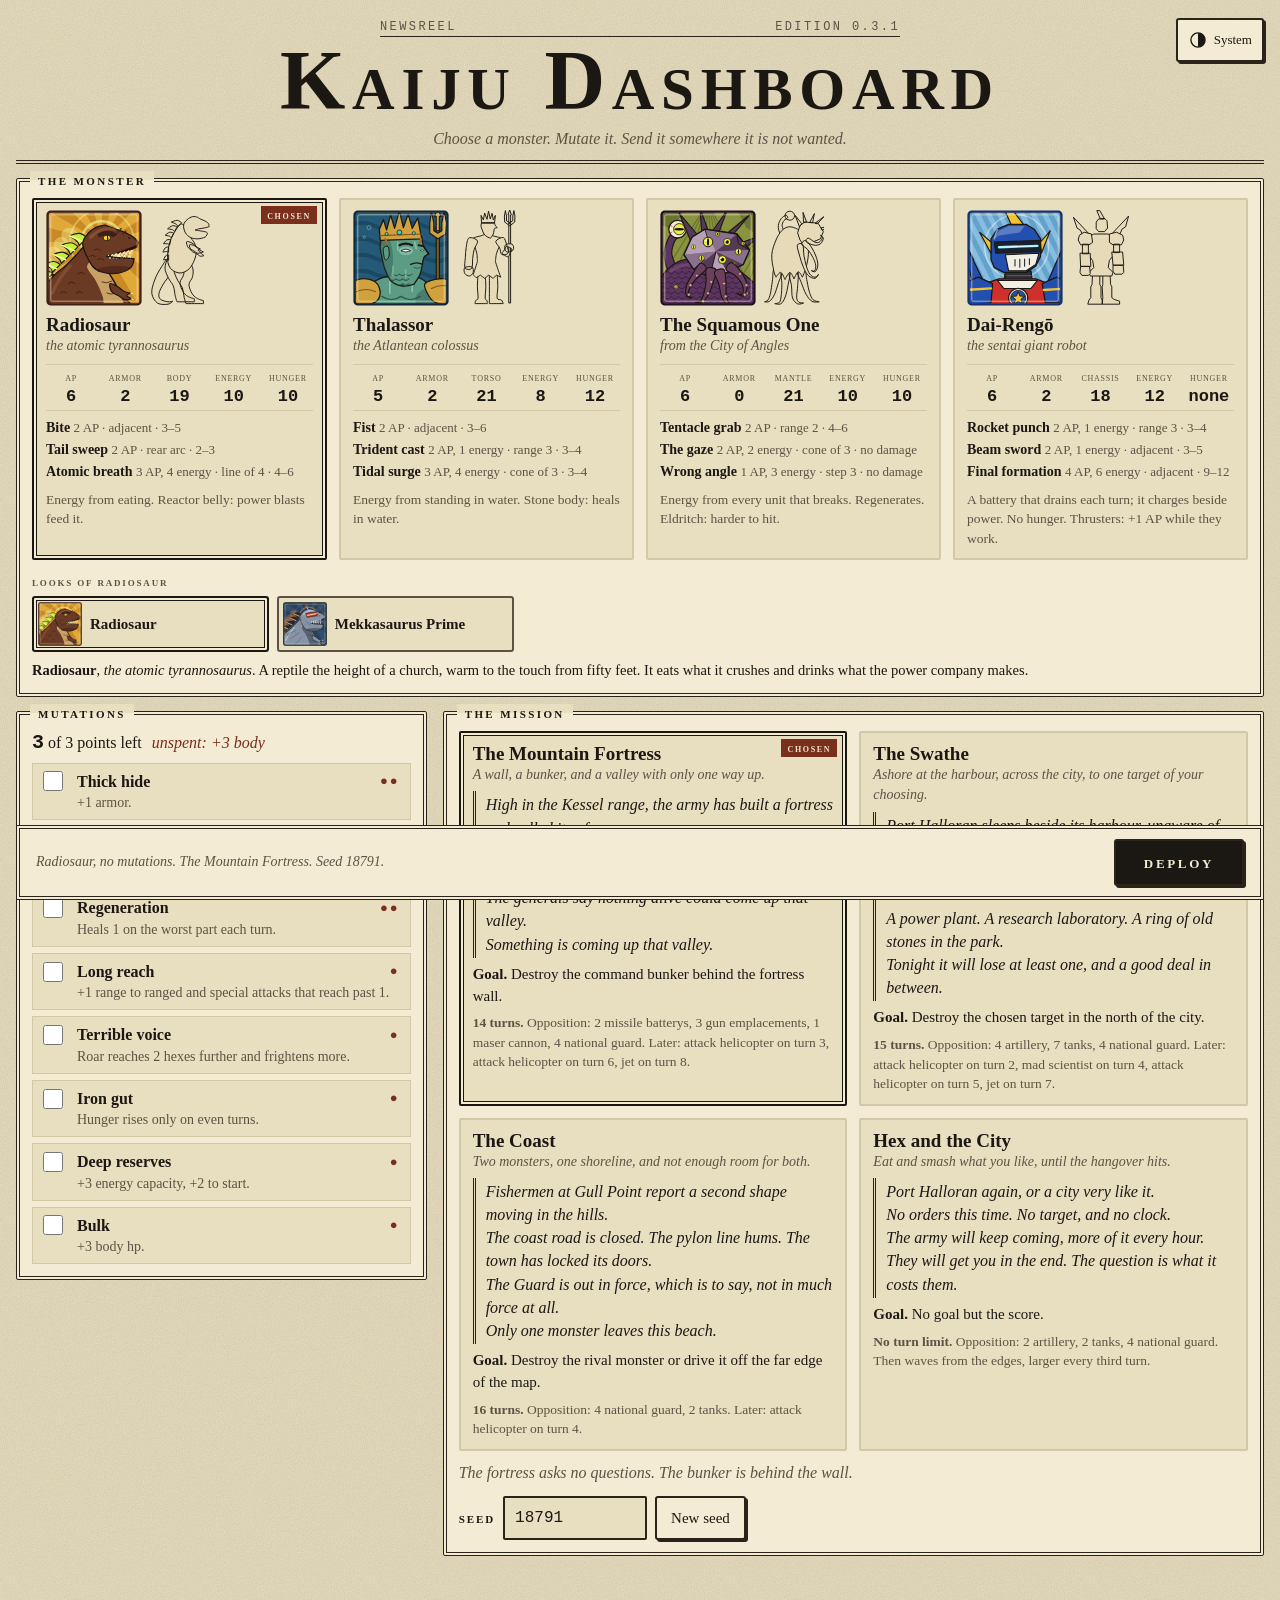
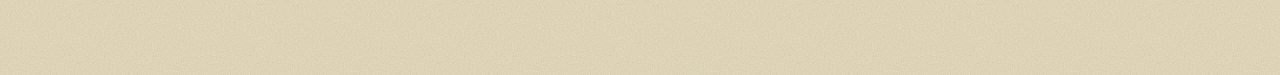
<file: kaiju/index.html>
<!doctype html>
<html lang="en">
<head>
<meta charset="utf-8">
<meta name="viewport" content="width=device-width, initial-scale=1">
<meta name="color-scheme" content="light dark">
<meta name="description" content="Kaiju Dashboard: a turn-based tactical game. Command one giant monster through short missions on a hex map.">
<title>Kaiju Dashboard</title>
<!-- The page: setup, play and end screens as framed tiles. Everything is drawn by src/ui/main.js. -->
<link rel="stylesheet" href="style.css">
</head>
<body data-screen="setup">
<main>

<section id="setup" class="screen setup">
  <header class="masthead">
    <div class="mast-rule"><span>Newsreel</span><span>Extra</span></div>
    <h1 class="mast-title">Kaiju Dashboard</h1>
    <p class="mast-sub">Choose a monster. Mutate it. Send it somewhere it is not wanted.</p>
    <button type="button" class="btn icon mast-theme" id="theme-setup" data-ui="theme" title="Theme" aria-label="Theme: light, dark or system">
      <svg viewBox="0 0 24 24" aria-hidden="true" width="20" height="20"><circle cx="12" cy="12" r="8.5" fill="none" stroke="currentColor" stroke-width="1.6"/><path d="M12 3.5a8.5 8.5 0 0 1 0 17z" fill="currentColor"/></svg>
      <span class="tb-label">system</span>
    </button>
  </header>

  <section class="tile" aria-labelledby="t-monster">
    <h2 class="tile-title" id="t-monster">The monster</h2>
    <div id="monsters" class="cards monsters" role="radiogroup" aria-labelledby="t-monster"></div>
    <div id="looks" class="looks"></div>
  </section>

  <div class="setup-pair">
    <section class="tile" aria-labelledby="t-mutations">
      <h2 class="tile-title" id="t-mutations">Mutations</h2>
      <p id="points" class="points"></p>
      <div id="mutations" class="mutations"></div>
    </section>

    <section class="tile" aria-labelledby="t-mission">
      <h2 class="tile-title" id="t-mission">The mission</h2>
      <div id="missions" class="cards missions" role="radiogroup" aria-labelledby="t-mission"></div>
      <div id="question"></div>
      <div class="seed-row">
        <label for="seed">Seed</label>
        <input id="seed" type="text" inputmode="numeric" autocomplete="off" spellcheck="false" maxlength="12">
        <button type="button" class="btn" id="reseed">New seed</button>
      </div>
    </section>
  </div>

  <div class="deploy-bar">
    <p id="summary" class="summary" aria-live="polite"></p>
    <button type="button" class="btn primary big" id="deploy">Deploy</button>
  </div>
</section>

<section id="play" class="screen play" hidden>
  <h1 class="sr-only">Kaiju Dashboard: the battle</h1>
  <header id="topbar" class="topbar"></header>
  <div class="play-grid">
    <section class="tile map-tile" id="map-tile" aria-labelledby="t-map">
      <h2 class="tile-title" id="t-map">Map</h2>
      <div id="board" class="board"></div>
      <div id="hint" class="hint" aria-live="polite"></div>
      <div id="cutaway" class="cutaway" hidden></div>
    </section>
    <div class="side">
      <div id="sheet" class="tile sheet" role="dialog" aria-label="Forecast" hidden></div>
      <section class="tile status-tile" aria-labelledby="t-status">
        <h2 class="tile-title" id="t-status">Status</h2>
        <div id="status" class="status"></div>
        <p id="inspect" class="inspect" aria-live="polite"></p>
      </section>
      <section class="tile actions-tile" aria-labelledby="t-actions">
        <h2 class="tile-title" id="t-actions">Actions</h2>
        <div id="actions" class="actions"></div>
      </section>
      <section class="tile log-tile" id="log-tile" aria-labelledby="t-log">
        <h2 class="tile-title" id="t-log">Log</h2>
        <button type="button" class="btn log-toggle" data-ui="log" aria-expanded="false" aria-controls="log"><span class="log-toggle-word">Open</span> <span class="log-count" id="log-count">0</span></button>
        <ol id="log" class="log" aria-live="polite"></ol>
      </section>
    </div>
  </div>
</section>

<section id="end" class="screen end" hidden>
  <div id="end-body" class="end-body"></div>
</section>

</main>

<dialog id="settings" class="tile settings" aria-labelledby="t-settings">
  <h2 class="tile-title" id="t-settings">Settings</h2>
  <div id="settings-body"></div>
  <div class="sheet-buttons"><button type="button" class="btn primary" id="settings-close">Close</button></div>
</dialog>

<script type="module" src="src/ui/main.js"></script>
</body>
</html>
</file>
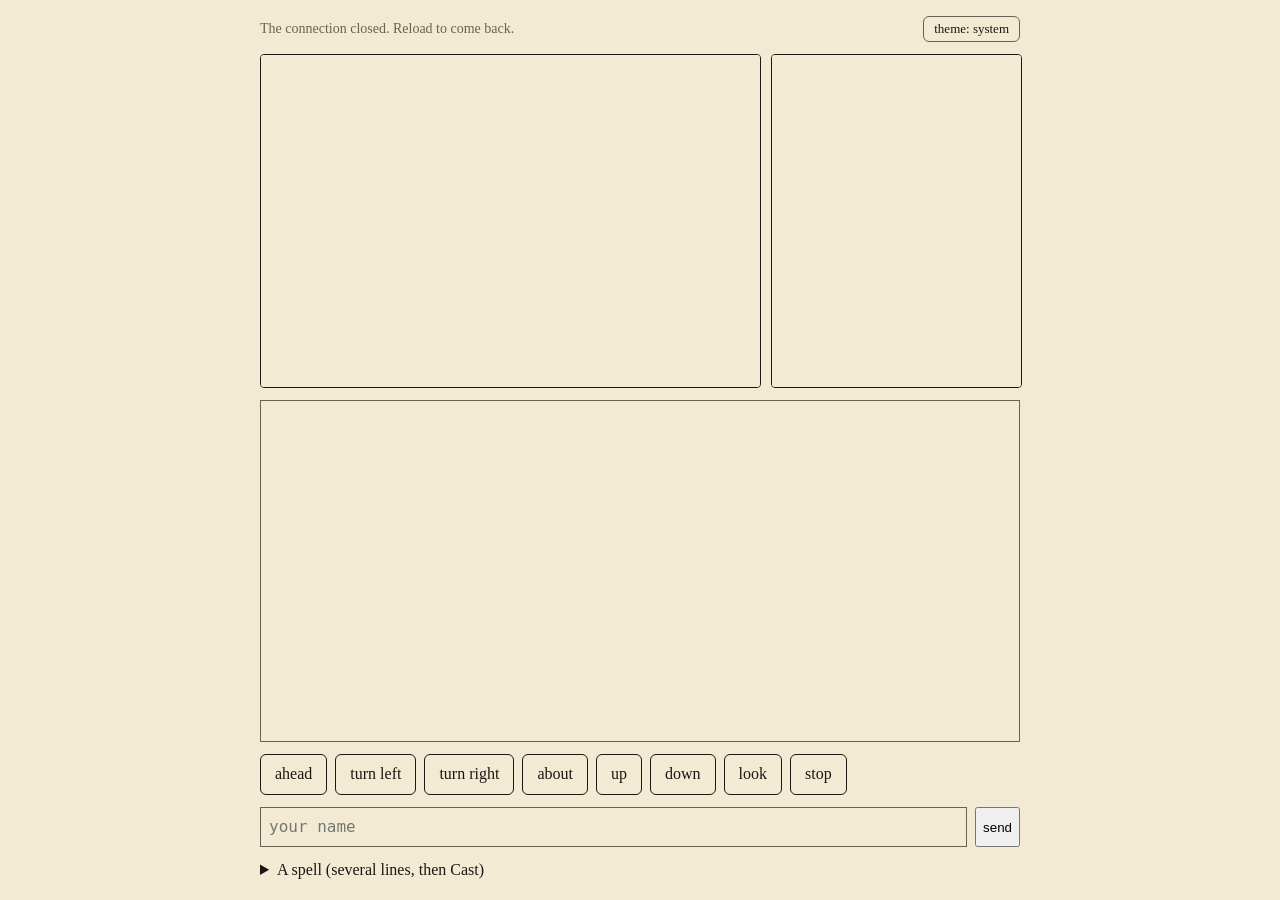
<file: web/index.html>
<!doctype html>
<html lang="en">
<head>
<meta charset="utf-8">
<meta name="viewport" content="width=device-width, initial-scale=1">
<title>The Hedge</title>
<style>
  :root { --paper: #f2ead3; --ink: #1b1712; --muted: #6b6253; --accent: #7a2e1c; --faint: #d8cfb4; }
  /* Dark ink on paper is the default. The system setting picks dark unless the player chose light;
     the player's own choice (data-theme on the root, remembered in this browser) wins either way. */
  @media (prefers-color-scheme: dark) { :root:not([data-theme="light"]) { --paper: #14120f; --ink: #e9e0c9; --muted: #9c927f; --accent: #d0704e; --faint: #2b2721; } }
  :root[data-theme="dark"] { --paper: #14120f; --ink: #e9e0c9; --muted: #9c927f; --accent: #d0704e; --faint: #2b2721; }
  #hud { display: flex; justify-content: space-between; align-items: center; gap: 8px; }
  #theme { font: 13px Georgia, serif; padding: 4px 10px; border: 1px solid var(--muted); background: transparent; color: var(--ink); border-radius: 6px; }
  body { margin: 0; background: var(--paper); color: var(--ink); font: 16px/1.4 Georgia, serif; }
  main { max-width: 760px; margin: 0 auto; padding: 16px; display: grid; gap: 12px; }
  #hud { color: var(--muted); font-size: 14px; }
  #views { display: grid; grid-template-columns: 2fr 1fr; gap: 12px; }
  @media (max-width: 520px) { #views { grid-template-columns: 1fr; } }
  canvas { width: 100%; height: auto; border: 1px solid var(--ink); border-radius: 4px; background: var(--paper); display: block; }
  #log { white-space: pre-wrap; font-family: ui-monospace, Menlo, Consolas, monospace; font-size: 14px; height: 36vh; overflow-y: auto; border: 1px solid var(--muted); padding: 8px; }
  #log .say { color: var(--accent); }
  #log .room { font-family: Georgia, serif; font-size: 16px; }
  #log .map { display: none; }
  #exits button, #exits-cave button, #line { font: inherit; }
  #exits, #exits-cave { display: flex; gap: 8px; flex-wrap: wrap; }
  #exits[hidden], #exits-cave[hidden] { display: none; }
  #exits button, #exits-cave button { padding: 8px 14px; border: 1px solid var(--ink); background: transparent; color: var(--ink); border-radius: 6px; }
  #exits button:disabled, #exits-cave button:disabled { opacity: .3; }
  form { display: flex; gap: 8px; }
  #line { flex: 1; padding: 8px; border: 1px solid var(--muted); background: transparent; color: var(--ink); font-family: ui-monospace, Menlo, Consolas, monospace; }
  textarea { width: 100%; box-sizing: border-box; font: 14px ui-monospace, Menlo, Consolas, monospace; background: transparent; color: var(--ink); border: 1px solid var(--muted); padding: 8px; min-height: 5em; }
</style>
</head>
<body>
<main>
  <div id="hud"><span id="status">The Hedge. Connecting…</span><button id="theme" type="button" title="Light, dark, or as the system says">theme</button></div>
  <div id="views">
    <canvas id="eye" width="600" height="400" aria-label="What you see ahead"></canvas>
    <canvas id="chart" width="300" height="400" aria-label="The squares you have seen"></canvas>
  </div>
  <div id="log"></div>
  <div id="exits">
    <button data-verb="go" data-direction="ahead">ahead</button>
    <button data-verb="turn" data-which="left">turn left</button>
    <button data-verb="turn" data-which="right">turn right</button>
    <button data-verb="turn" data-which="around">about</button>
    <button data-verb="go" data-direction="up">up</button>
    <button data-verb="go" data-direction="down">down</button>
    <button data-verb="look">look</button>
    <button data-verb="stop">stop</button>
  </div>
  <div id="exits-cave" hidden>
    <button data-verb="go" data-direction="left">left</button>
    <button data-verb="go" data-direction="ahead">ahead</button>
    <button data-verb="go" data-direction="right">right</button>
    <button data-verb="go" data-direction="back">back</button>
    <button data-verb="go" data-direction="up">up</button>
    <button data-verb="go" data-direction="down">down</button>
    <button data-verb="look">look</button>
    <button data-verb="stop">stop</button>
  </div>
  <form id="f"><input id="line" autocomplete="off" placeholder="your name"><button>send</button></form>
  <details><summary>A spell (several lines, then Cast)</summary>
    <textarea id="spell">(define (step)
  (if (open? left) (begin (turn left) (go ahead))
      (if (open? ahead) (go ahead) (turn right))))
(until (gate?) (step))</textarea>
    <button id="cast">Cast</button>
  </details>
</main>
<script>
(() => {
  const $ = id => document.getElementById(id);
  const log = $("log"), hud = $("status"), input = $("line"), form = $("f"), exits = $("exits"), caveExits = $("exits-cave");

  /* ---- theme: light, dark, or system; remembered in this browser only ---- */
  const THEMES = ["system", "light", "dark"];
  const themeButton = $("theme");
  function applyTheme(choice) {
    if (choice === "system") document.documentElement.removeAttribute("data-theme");
    else document.documentElement.setAttribute("data-theme", choice);
    themeButton.textContent = { system: "theme: system", light: "theme: light", dark: "theme: dark" }[choice];
    try { localStorage.setItem("hedge-theme", choice); } catch (e) { /* a private window: the choice lasts the page */ }
    if (typeof drawEye === "function") { drawEye(); drawChart(); }
  }
  let theme = "system";
  try { theme = THEMES.includes(localStorage.getItem("hedge-theme")) ? localStorage.getItem("hedge-theme") : "system"; } catch (e) { /* no storage */ }
  themeButton.onclick = () => { theme = THEMES[(THEMES.indexOf(theme) + 1) % THEMES.length]; applyTheme(theme); };
  const eye = $("eye"), chart = $("chart");
  const css = name => getComputedStyle(document.documentElement).getPropertyValue(name).trim();
  // The hedge's four ways, in right-turn order, come with every room event: north east south west,
  // or on a polar hedge in widdershins out sunwise. The page never assumes a compass.
  let dirs = ["north", "east", "south", "west"];
  const RIGHT_OF = h => dirs[(dirs.indexOf(h) + 1) % 4], LEFT_OF = h => dirs[(dirs.indexOf(h) + 3) % 4];
  let named = false, room = null, map = null;

  const ws = new WebSocket((location.protocol === "https:" ? "wss://" : "ws://") + location.host + "/");
  const show = (text, cls) => { const d = document.createElement("div"); d.textContent = text; if (cls) d.className = cls; log.appendChild(d); log.scrollTop = log.scrollHeight; };
  const send = s => ws.readyState === 1 && ws.send(typeof s === "string" ? s : JSON.stringify(s));

  /* ---- the first-person view: drawn from room.exits and room.sight[heading] ----
     The room description says how far the way ahead runs, where it opens, and what ends it.
     These are the same numbers, so the picture cannot disagree with the words. */
  function drawEye() {
    const ctx = eye.getContext("2d"), W = eye.width, H = eye.height;
    ctx.fillStyle = css("--paper"); ctx.fillRect(0, 0, W, H);
    ctx.strokeStyle = css("--ink"); ctx.lineWidth = 3; ctx.lineJoin = "round";
    if (!room) return;
    if (room.shape === "cave") return drawCaveEye(ctx, W, H);
    if (!room.lit) {
      ctx.fillStyle = css("--ink"); ctx.fillRect(0, 0, W, H);
      ctx.fillStyle = css("--paper"); ctx.font = "italic 20px Georgia"; ctx.textAlign = "center";
      ctx.fillText("It is dark. Open ways: " + room.exits.join(", ") + ".", W / 2, H / 2);
      return;
    }
    const h = room.heading, ahead = room.sight[h];
    const run = ahead ? ahead.run : 0, end = ahead ? ahead.end : "wall";
    const openAt = { left: new Set(), right: new Set() };
    if (room.exits.includes(LEFT_OF(h))) openAt.left.add(0);
    if (room.exits.includes(RIGHT_OF(h))) openAt.right.add(0);
    if (ahead) for (const [pace, side] of ahead.openings) openAt[side].add(pace);
    // Depth d is the near edge of pace d. Perspective: a frame shrinks toward the centre.
    const frame = d => { const s = Math.pow(0.62, d); const w = W * s, hh = H * s; return { x: (W - w) / 2, y: (H - hh) / 2, w, h: hh }; };
    const depth = Math.min(run, 4);
    for (let d = 0; d < depth; d++) {
      const a = frame(d), b = frame(d + 1);
      for (const side of ["left", "right"]) {
        const sx = side === "left" ? [a.x, b.x] : [a.x + a.w, b.x + b.w];
        if (openAt[side].has(d)) {
          // an opening: the wall stops, a doorway's edges go straight back
          ctx.beginPath(); ctx.moveTo(sx[0], a.y); ctx.lineTo(sx[0], a.y + a.h); ctx.stroke();
          ctx.beginPath(); ctx.moveTo(sx[1], b.y); ctx.lineTo(sx[1], b.y + b.h); ctx.stroke();
          ctx.beginPath(); ctx.moveTo(sx[0], b.y); ctx.lineTo(sx[1], b.y); ctx.moveTo(sx[0], b.y + b.h); ctx.lineTo(sx[1], b.y + b.h); ctx.stroke();
        } else {
          // a wall: top and bottom edges converge
          ctx.beginPath(); ctx.moveTo(sx[0], a.y); ctx.lineTo(sx[1], b.y); ctx.moveTo(sx[0], a.y + a.h); ctx.lineTo(sx[1], b.y + b.h); ctx.stroke();
        }
      }
    }
    const far = frame(depth);
    if (end === "dark" || run > 4) {
      ctx.fillStyle = css("--ink"); ctx.fillRect(far.x, far.y, far.w, far.h);
    } else {
      ctx.strokeRect(far.x, far.y, far.w, far.h);           // the hedge across the way
      ctx.fillStyle = css("--faint"); ctx.fillRect(far.x, far.y, far.w, far.h);
      if (end === "the gate") { ctx.fillStyle = css("--accent"); ctx.font = `${Math.max(12, far.h / 4)}px Georgia`; ctx.textAlign = "center"; ctx.fillText("the gate", far.x + far.w / 2, far.y + far.h / 2); }
      if (end.startsWith("turns") || end === "a fork") {       // the way turns: an opening at the end, on that side
        const sides = end === "a fork" ? ["left", "right"] : [end.split(" ")[1]];
        for (const side of sides) { const x = side === "left" ? far.x : far.x + far.w * 0.8; ctx.fillStyle = css("--paper"); ctx.fillRect(x, far.y + far.h * 0.1, far.w * 0.2, far.h * 0.8); ctx.strokeRect(x, far.y + far.h * 0.1, far.w * 0.2, far.h * 0.8); }
      }
    }
    ctx.fillStyle = css("--muted"); ctx.font = "13px ui-monospace, Menlo, monospace"; ctx.textAlign = "left";
    ctx.fillText(`facing ${h} · ${run} pace${run === 1 ? "" : "s"} · ${end}`, 8, H - 10);
  }

  /* ---- a cave: three tunnel mouths, left, ahead and right, with the number carved over each.
     The one you came by is behind you. A draft (the gate is next door) shows as daylight in its mouth. ---- */
  function drawCaveEye(ctx, W, H) {
    const at = { left: W * 0.2, ahead: W * 0.5, right: W * 0.8 };
    const tunnels = Object.fromEntries((room.tunnels || []).map(([which, to]) => [which, to]));
    if (!room.lit) {
      ctx.fillStyle = css("--ink"); ctx.fillRect(0, 0, W, H);
      ctx.fillStyle = css("--paper"); ctx.font = "italic 20px Georgia"; ctx.textAlign = "center";
      ctx.fillText("It is dark. Tunnels " + Object.keys(tunnels).join(", ") + ".", W / 2, H / 2);
      return;
    }
    const w = W * 0.2, h = H * 0.55, floor = H * 0.82;
    for (const which of ["left", "ahead", "right"]) {
      if (!(which in tunnels)) continue;
      const x = at[which], draft = (room.draft || []).includes(tunnels[which]);
      ctx.fillStyle = draft ? css("--faint") : css("--ink");
      ctx.beginPath(); ctx.moveTo(x - w / 2, floor); ctx.lineTo(x - w / 2, floor - h * 0.55);
      ctx.arc(x, floor - h * 0.55, w / 2, Math.PI, 0); ctx.lineTo(x + w / 2, floor); ctx.closePath(); ctx.fill(); ctx.stroke();
      ctx.fillStyle = draft ? css("--accent") : css("--paper"); ctx.font = `${Math.max(16, w / 3)}px Georgia`; ctx.textAlign = "center"; ctx.textBaseline = "middle";
      ctx.fillText(String(tunnels[which]), x, floor - h * 0.45);
      ctx.fillStyle = css("--muted"); ctx.font = "13px Georgia"; ctx.fillText(which + (draft ? " · a draft" : ""), x, floor + 16);
    }
    ctx.beginPath(); ctx.moveTo(0, floor); ctx.lineTo(W, floor); ctx.stroke();   // the cave floor
    ctx.fillStyle = css("--muted"); ctx.font = "13px ui-monospace, Menlo, monospace"; ctx.textAlign = "left"; ctx.textBaseline = "alphabetic";
    const back = "back" in tunnels ? `back to ${tunnels.back}` : "the stair behind you";
    ctx.fillText(`${room.name} · ${back}${room.smell ? " · you smell a wumpus" : ""}${room.wumpus ? " · a wumpus sleeps here" : ""}`, 8, H - 10);
  }

  /* ---- the overhead map: only the squares you have seen, from the map event's cells ---- */
  function drawChart() {
    const ctx = chart.getContext("2d"), W = chart.width, H = chart.height;
    ctx.fillStyle = css("--paper"); ctx.fillRect(0, 0, W, H);
    if (!map) return;
    if (map.shape === "polar") return drawRings(ctx, W, H);
    if (map.shape === "cave") return drawCaveChart(ctx, W, H);
    const cell = Math.floor(Math.min((W - 20) / map.cols, (H - 20) / map.rows));
    const ox = (W - cell * map.cols) / 2, oy = (H - cell * map.rows) / 2;
    ctx.strokeStyle = css("--ink"); ctx.lineWidth = 2;
    for (const [key, ways] of Object.entries(map.cells)) {
      const [r, c] = key.split(",").map(Number), x = ox + c * cell, y = oy + r * cell;
      ctx.fillStyle = css("--faint"); ctx.fillRect(x, y, cell, cell);
      ctx.beginPath();
      if (!ways.includes("north")) { ctx.moveTo(x, y); ctx.lineTo(x + cell, y); }
      if (!ways.includes("south")) { ctx.moveTo(x, y + cell); ctx.lineTo(x + cell, y + cell); }
      if (!ways.includes("west")) { ctx.moveTo(x, y); ctx.lineTo(x, y + cell); }
      if (!ways.includes("east")) { ctx.moveTo(x + cell, y); ctx.lineTo(x + cell, y + cell); }
      ctx.stroke();
    }
    const mark = (pos, glyph, color) => { if (!pos) return; ctx.fillStyle = color; ctx.font = `${cell * 0.7}px Georgia`; ctx.textAlign = "center"; ctx.textBaseline = "middle"; ctx.fillText(glyph, ox + pos[1] * cell + cell / 2, oy + pos[0] * cell + cell / 2); };
    for (const [key, way] of Object.entries(map.stairs || {})) mark(key.split(",").map(Number), way === "up" ? "^" : "v", css("--ink"));
    for (const m of map.marks || []) mark(m, "·", css("--accent"));   // chalk
    mark(map.entrance, "<", css("--muted"));
    mark(map.gate, ">", css("--accent"));
    // you: an arrowhead the way you face
    const [r, c] = map.pos, cx = ox + c * cell + cell / 2, cy = oy + r * cell + cell / 2, a = { north: -Math.PI / 2, east: 0, south: Math.PI / 2, west: Math.PI }[map.heading];
    if (map.floors > 1) { ctx.fillStyle = css("--muted"); ctx.font = "13px Georgia"; ctx.textAlign = "right"; ctx.textBaseline = "alphabetic"; ctx.fillText(`floor ${map.floor + 1} of ${map.floors}`, W - 8, H - 8); }
    ctx.save(); ctx.translate(cx, cy); ctx.rotate(a); ctx.fillStyle = css("--accent");
    ctx.beginPath(); ctx.moveTo(cell * 0.35, 0); ctx.lineTo(-cell * 0.25, -cell * 0.25); ctx.lineTo(-cell * 0.1, 0); ctx.lineTo(-cell * 0.25, cell * 0.25); ctx.closePath(); ctx.fill(); ctx.restore();
  }

  /* ---- a polar hedge: rings round a well. Each seen cell is a slice of a ring; its walls are arcs and spokes. ---- */
  function drawRings(ctx, W, H) {
    const rings = map.rows, spokes = map.cols, cx = W / 2, cy = H / 2;
    const well = 1.5;                                   // the well's radius, in ring widths
    const u = (Math.min(W, H) / 2 - 10) / (rings + well);
    const radius = r => (well + r) * u, angle = c => c * 2 * Math.PI / spokes - Math.PI / 2;  // spoke 0 starts at the top; sunwise is clockwise
    ctx.strokeStyle = css("--muted"); ctx.lineWidth = 1; ctx.setLineDash([3, 4]);
    ctx.beginPath(); ctx.arc(cx, cy, radius(0), 0, 2 * Math.PI); ctx.stroke(); ctx.setLineDash([]);   // the well
    ctx.strokeStyle = css("--ink"); ctx.lineWidth = 2;
    for (const [key, ways] of Object.entries(map.cells)) {
      const [r, c] = key.split(",").map(Number), r0 = radius(r), r1 = radius(r + 1), a0 = angle(c), a1 = angle(c + 1);
      ctx.fillStyle = css("--faint"); ctx.beginPath(); ctx.arc(cx, cy, r1, a0, a1); ctx.arc(cx, cy, r0, a1, a0, true); ctx.closePath(); ctx.fill();
      ctx.beginPath();
      if (!ways.includes("in")) ctx.arc(cx, cy, r0, a0, a1);
      if (!ways.includes("out")) { ctx.moveTo(cx + r1 * Math.cos(a0), cy + r1 * Math.sin(a0)); ctx.arc(cx, cy, r1, a0, a1); }
      if (!ways.includes("widdershins")) { ctx.moveTo(cx + r0 * Math.cos(a0), cy + r0 * Math.sin(a0)); ctx.lineTo(cx + r1 * Math.cos(a0), cy + r1 * Math.sin(a0)); }
      if (!ways.includes("sunwise")) { ctx.moveTo(cx + r0 * Math.cos(a1), cy + r0 * Math.sin(a1)); ctx.lineTo(cx + r1 * Math.cos(a1), cy + r1 * Math.sin(a1)); }
      ctx.stroke();
    }
    const centre = pos => { const rr = radius(pos[0] + 0.5), a = angle(pos[1] + 0.5); return [cx + rr * Math.cos(a), cy + rr * Math.sin(a)]; };
    const size = Math.max(9, u * 0.7);
    const mark = (pos, glyph, color) => { if (!pos) return; const [x, y] = centre(pos); ctx.fillStyle = color; ctx.font = `${size}px Georgia`; ctx.textAlign = "center"; ctx.textBaseline = "middle"; ctx.fillText(glyph, x, y); };
    for (const [key, way] of Object.entries(map.stairs || {})) mark(key.split(",").map(Number), way === "up" ? "^" : "v", css("--ink"));
    for (const m of map.marks || []) mark(m, "·", css("--accent"));
    mark(map.entrance, "<", css("--muted"));
    mark(map.gate, ">", css("--accent"));
    // you: an arrowhead the way you face. Outward is along the spoke; sunwise is a quarter turn clockwise from it.
    const [x, y] = centre(map.pos), out = angle(map.pos[1] + 0.5);
    const a = { out: out, in: out + Math.PI, sunwise: out + Math.PI / 2, widdershins: out - Math.PI / 2 }[map.heading];
    if (map.floors > 1) { ctx.fillStyle = css("--muted"); ctx.font = "13px Georgia"; ctx.textAlign = "right"; ctx.textBaseline = "alphabetic"; ctx.fillText(`floor ${map.floor + 1} of ${map.floors}`, W - 8, H - 8); }
    ctx.save(); ctx.translate(x, y); ctx.rotate(a); ctx.fillStyle = css("--accent");
    ctx.beginPath(); ctx.moveTo(u * 0.35, 0); ctx.lineTo(-u * 0.25, -u * 0.25); ctx.lineTo(-u * 0.1, 0); ctx.lineTo(-u * 0.25, u * 0.25); ctx.closePath(); ctx.fill(); ctx.restore();
  }

  /* ---- the cave's chart: the caves you have stood in or heard of, placed as the twelve-sided die unfolds
     (the Schlegel diagram the server sends), with the tunnels you know between them. ---- */
  function drawCaveChart(ctx, W, H) {
    const layout = map.layout || {}, cells = map.cells || {};
    const s = Math.min(W, H) / 7, cx = W / 2, cy = H / 2, r = Math.max(9, s * 0.28);
    const pt = roomNo => { const p = layout[String(roomNo)]; return p ? [cx + p[0] * s, cy - p[1] * s] : null; };
    ctx.strokeStyle = css("--ink"); ctx.lineWidth = 2;
    for (const [from, tos] of Object.entries(cells)) for (const to of tos) {   // tunnels: known from the rooms stood in
      const a = pt(from), b = pt(to); if (!a || !b) continue;
      ctx.beginPath(); ctx.moveTo(a[0], a[1]); ctx.lineTo(b[0], b[1]); ctx.stroke();
    }
    const here = String(map.pos[0]);
    for (const roomNo of map.known || []) {
      const p = pt(roomNo); if (!p) continue;
      const stood = String(roomNo) in cells;
      ctx.fillStyle = String(roomNo) === here ? css("--accent") : stood ? css("--faint") : css("--paper");
      ctx.beginPath(); ctx.arc(p[0], p[1], r, 0, 2 * Math.PI); ctx.fill(); ctx.stroke();
      ctx.fillStyle = String(roomNo) === here ? css("--paper") : css("--ink"); ctx.font = `${r}px Georgia`; ctx.textAlign = "center"; ctx.textBaseline = "middle";
      ctx.fillText(String(roomNo), p[0], p[1]);
    }
    const glyph = (pos, g, color) => { if (!pos) return; const p = pt(pos[0]); if (!p) return; ctx.fillStyle = color; ctx.font = `${r}px Georgia`; ctx.fillText(g, p[0] + r * 1.1, p[1] - r * 1.1); };
    glyph(map.entrance, "<", css("--muted")); glyph(map.gate, ">", css("--accent"));
    for (const m of map.marks || []) glyph(m, "·", css("--accent"));
    // L, R and B on the tunnels out of the cave you stand in: left and right are from the tunnel you came by
    if (room && room.tunnels) {
      const a = pt(here);
      for (const [which, to] of room.tunnels) {
        const b = pt(to); if (!a || !b) continue;
        ctx.fillStyle = css("--accent"); ctx.font = `bold ${r}px Georgia`;
        ctx.fillText(which[0].toUpperCase(), a[0] + (b[0] - a[0]) * 0.5, a[1] + (b[1] - a[1]) * 0.5);
      }
    }
    if (map.floors > 1) { ctx.fillStyle = css("--muted"); ctx.font = "13px Georgia"; ctx.textAlign = "right"; ctx.textBaseline = "alphabetic"; ctx.fillText(`floor ${map.floor + 1} of ${map.floors}`, W - 8, H - 8); }
  }

  applyTheme(theme);  // drawEye and drawChart exist by now; the first paint is in the chosen theme
  ws.onopen = () => { hud.textContent = "Connected. What is your name?"; drawEye(); drawChart(); };
  ws.onclose = () => { hud.textContent = "The connection closed. Reload to come back."; };
  ws.onmessage = m => {
    const ev = JSON.parse(m.data);
    if (ev.kind === "prompt") return;
    if (ev.kind === "info" && !named) { named = true; input.placeholder = ev.shape === "polar" ? "look, in, sunwise, say hello, cast (go in) …" : ev.shape === "cave" ? "look, left, 8, say hello, cast (go left) …" : "look, north, say hello, cast (go north) …"; }
    if (ev.kind === "room") {
      room = ev;
      if (ev.dirs) dirs = ev.dirs;
      hud.textContent = `${ev.name} · light ${ev.light} · torches ${ev.torches} · ${(ev.facing || `facing ${ev.heading}`).toLowerCase()}${ev.floors > 1 ? ` · floor ${ev.floor + 1} of ${ev.floors}` : ""}`;
      const cave = ev.shape === "cave";
      exits.hidden = cave; caveExits.hidden = !cave;
      if (cave) {
        const open = new Set((ev.tunnels || []).map(t => t[0]));
        for (const way of ["left", "ahead", "right", "back"]) caveExits.querySelector(`[data-direction="${way}"]`).disabled = !open.has(way);
        for (const way of ["up", "down"]) caveExits.querySelector(`[data-direction="${way}"]`).disabled = !ev.exits.includes(way);
      } else {
        exits.querySelector('[data-direction="ahead"]').disabled = !ev.exits.includes(ev.heading);
        for (const way of ["up", "down"]) exits.querySelector(`[data-direction="${way}"]`).disabled = !ev.exits.includes(way);
      }
      drawEye();
      send({ verb: "map" });   // the chart follows every step; a quiet verb, allowed while a spell runs
    }
    if (ev.kind === "face") { if (room) { room.heading = ev.heading; drawEye(); } send({ verb: "map" }); }
    if (ev.kind === "map") { map = ev; drawChart(); return; }
    show(ev.text, ev.kind);
  };
  form.onsubmit = e => {
    e.preventDefault();
    const v = input.value; input.value = "";
    if (!v.trim()) return;
    show((named ? "> " : "") + v);
    send(v);
  };
  exits.onclick = caveExits.onclick = e => {
    const b = e.target.closest("button"); if (!b || !named) return;
    const msg = { verb: b.dataset.verb };
    if (b.dataset.direction) msg.direction = b.dataset.direction;
    if (b.dataset.which) msg.which = b.dataset.which;
    send(msg);   // the structured path: a verb and its arguments, no line to parse
  };
  document.addEventListener("keydown", e => {
    if (document.activeElement === input || document.activeElement.tagName === "TEXTAREA" || !named) return;
    const cave = room && room.shape === "cave";   // in a cave there is no turning: the arrows step
    const key = { ArrowUp: { verb: "go", direction: "ahead" }, ArrowDown: { verb: "go", direction: "back" },
                  ArrowLeft: cave ? { verb: "go", direction: "left" } : { verb: "turn", which: "left" },
                  ArrowRight: cave ? { verb: "go", direction: "right" } : { verb: "turn", which: "right" } }[e.key];
    if (key) { e.preventDefault(); send(key); }
  });
  $("cast").onclick = () => { if (!named) return; show("> cast …"); send({ verb: "cast", words: $("spell").value }); };
  matchMedia("(prefers-color-scheme: dark)").addEventListener("change", () => { if (theme === "system") { drawEye(); drawChart(); } });
})();
</script>
</body>
</html>
</file>
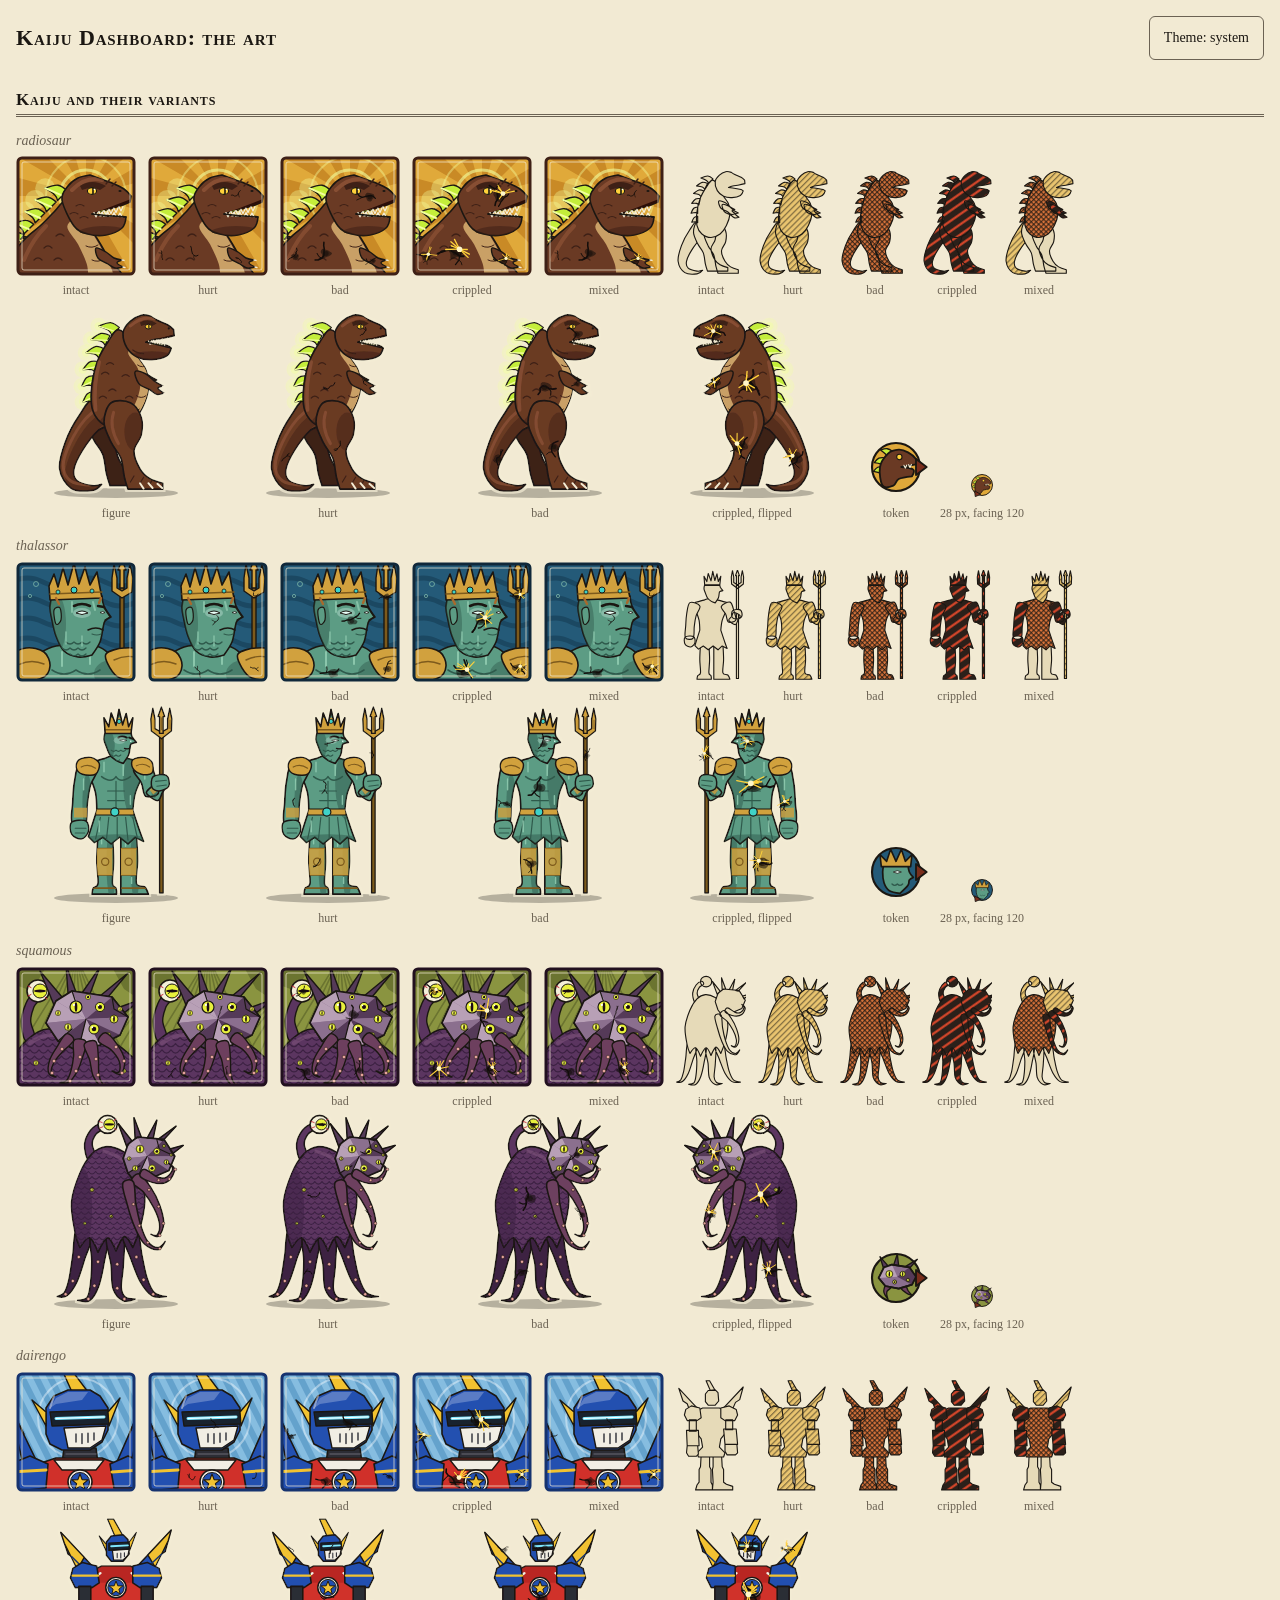
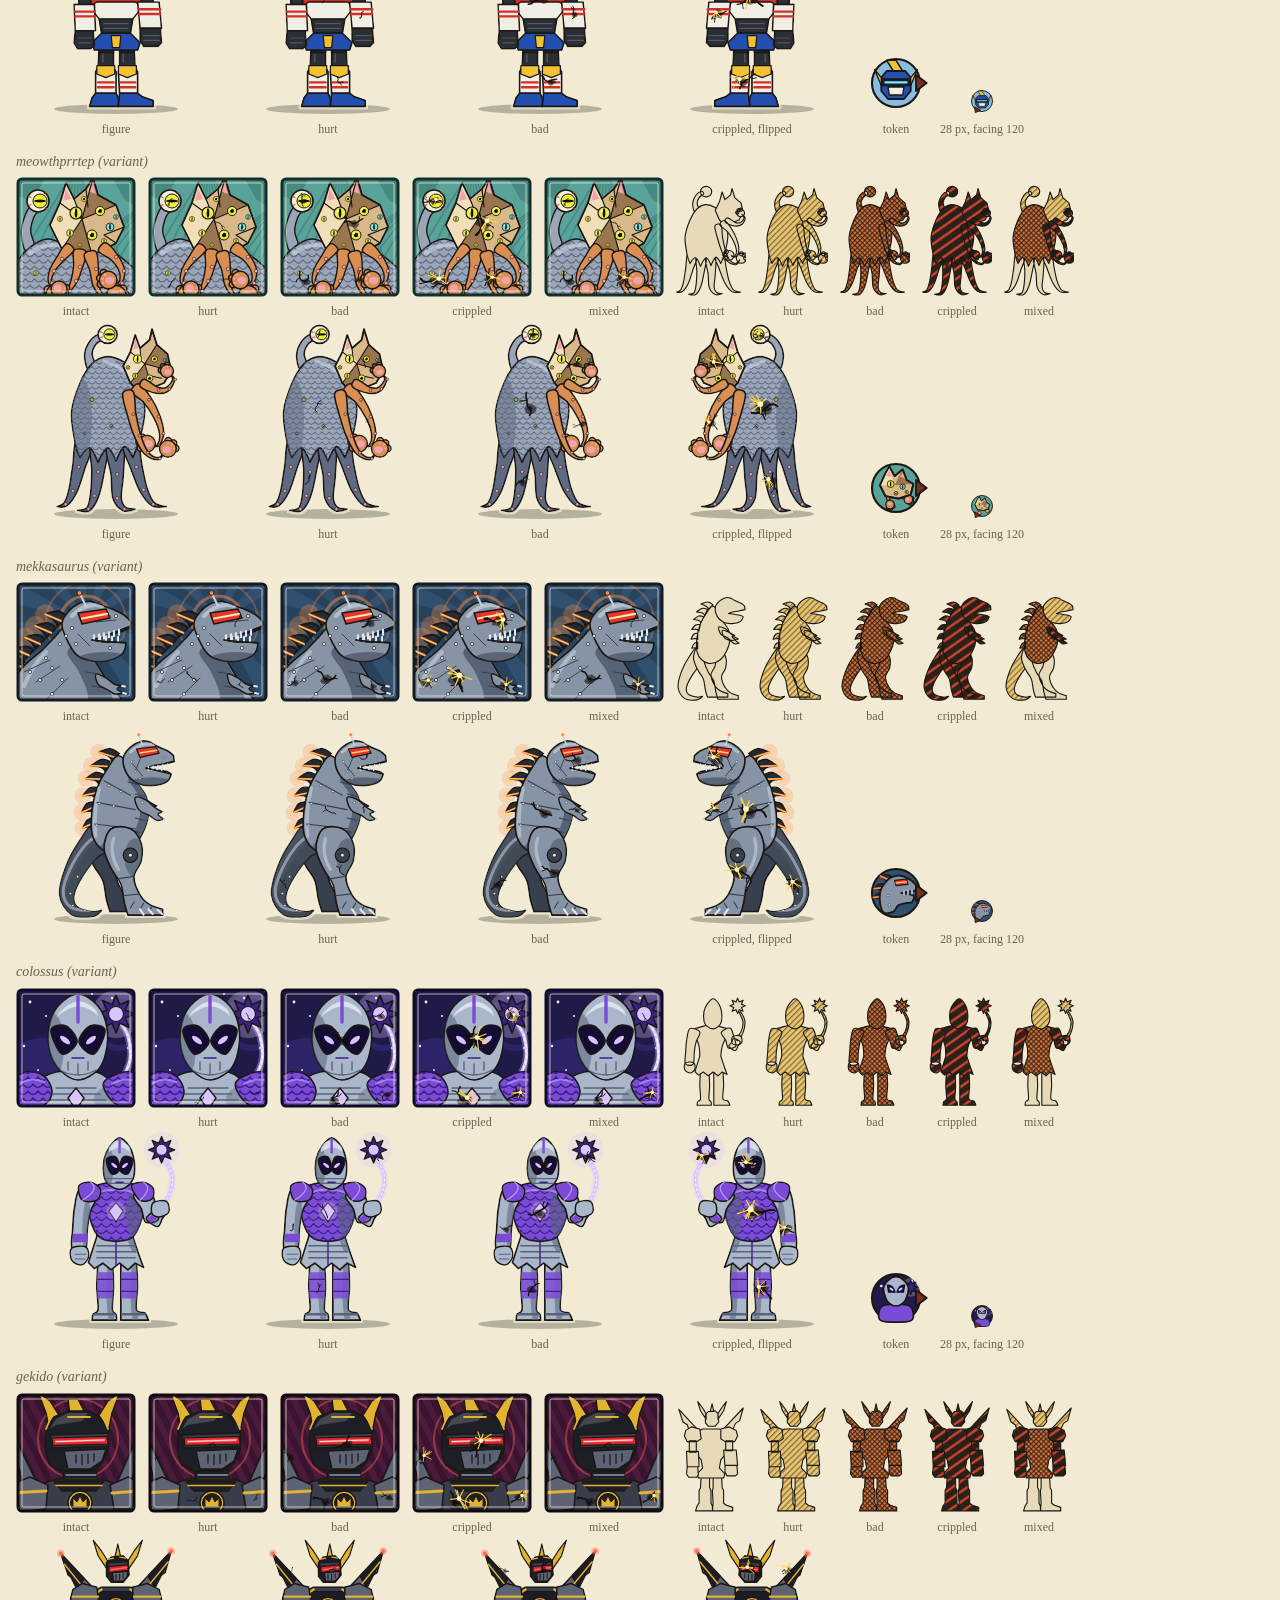
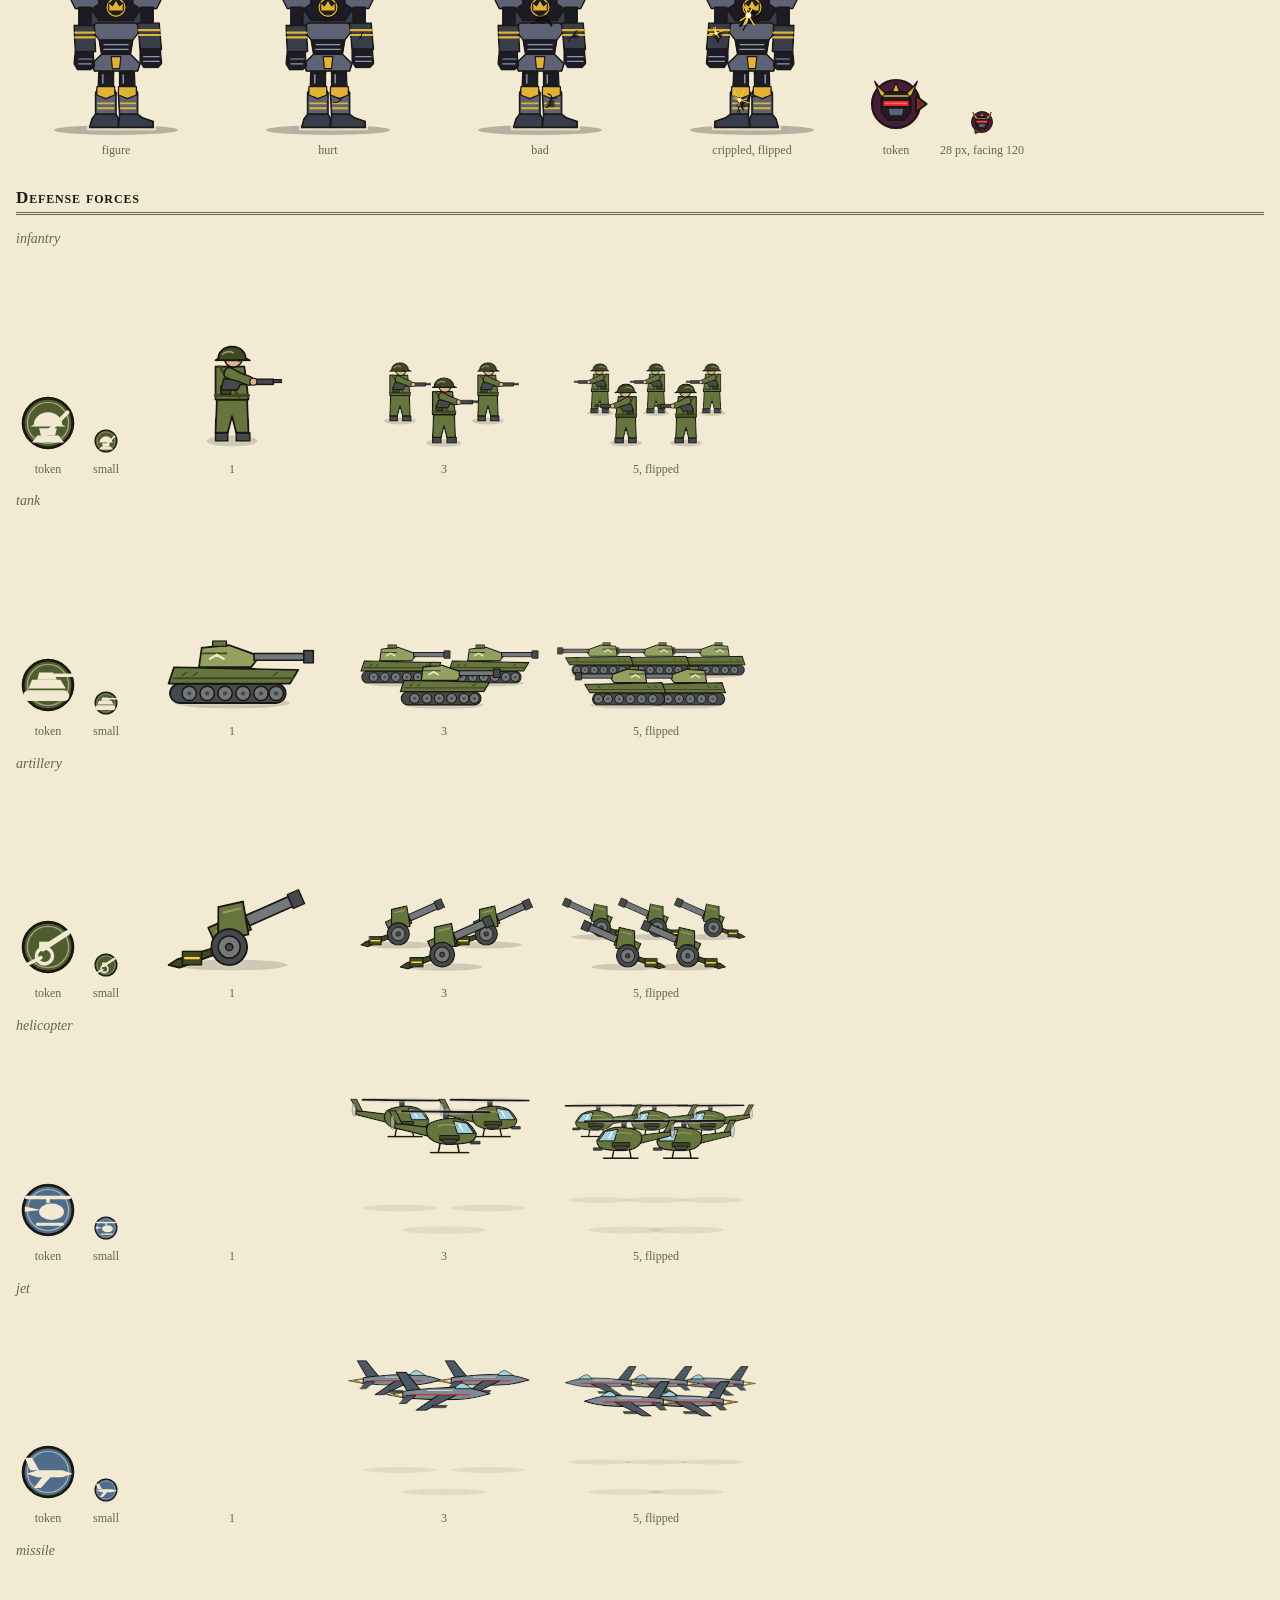
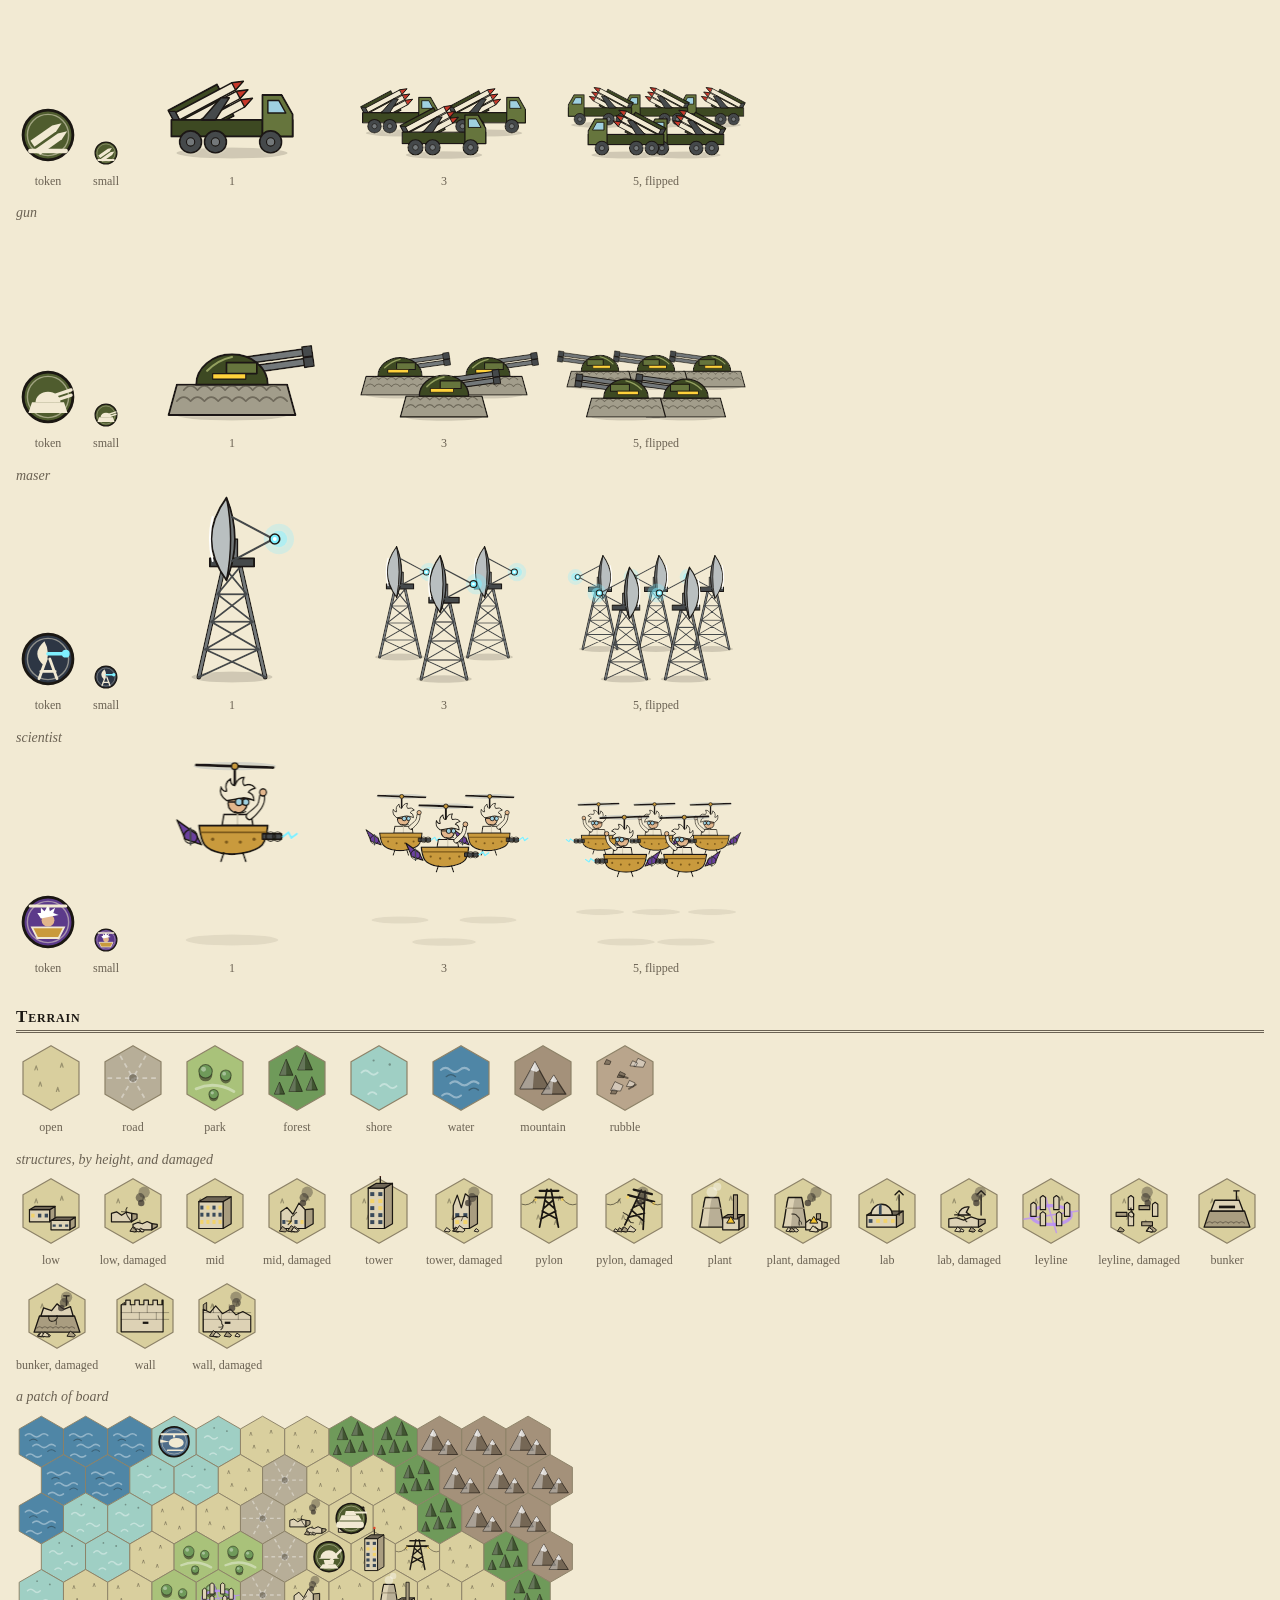
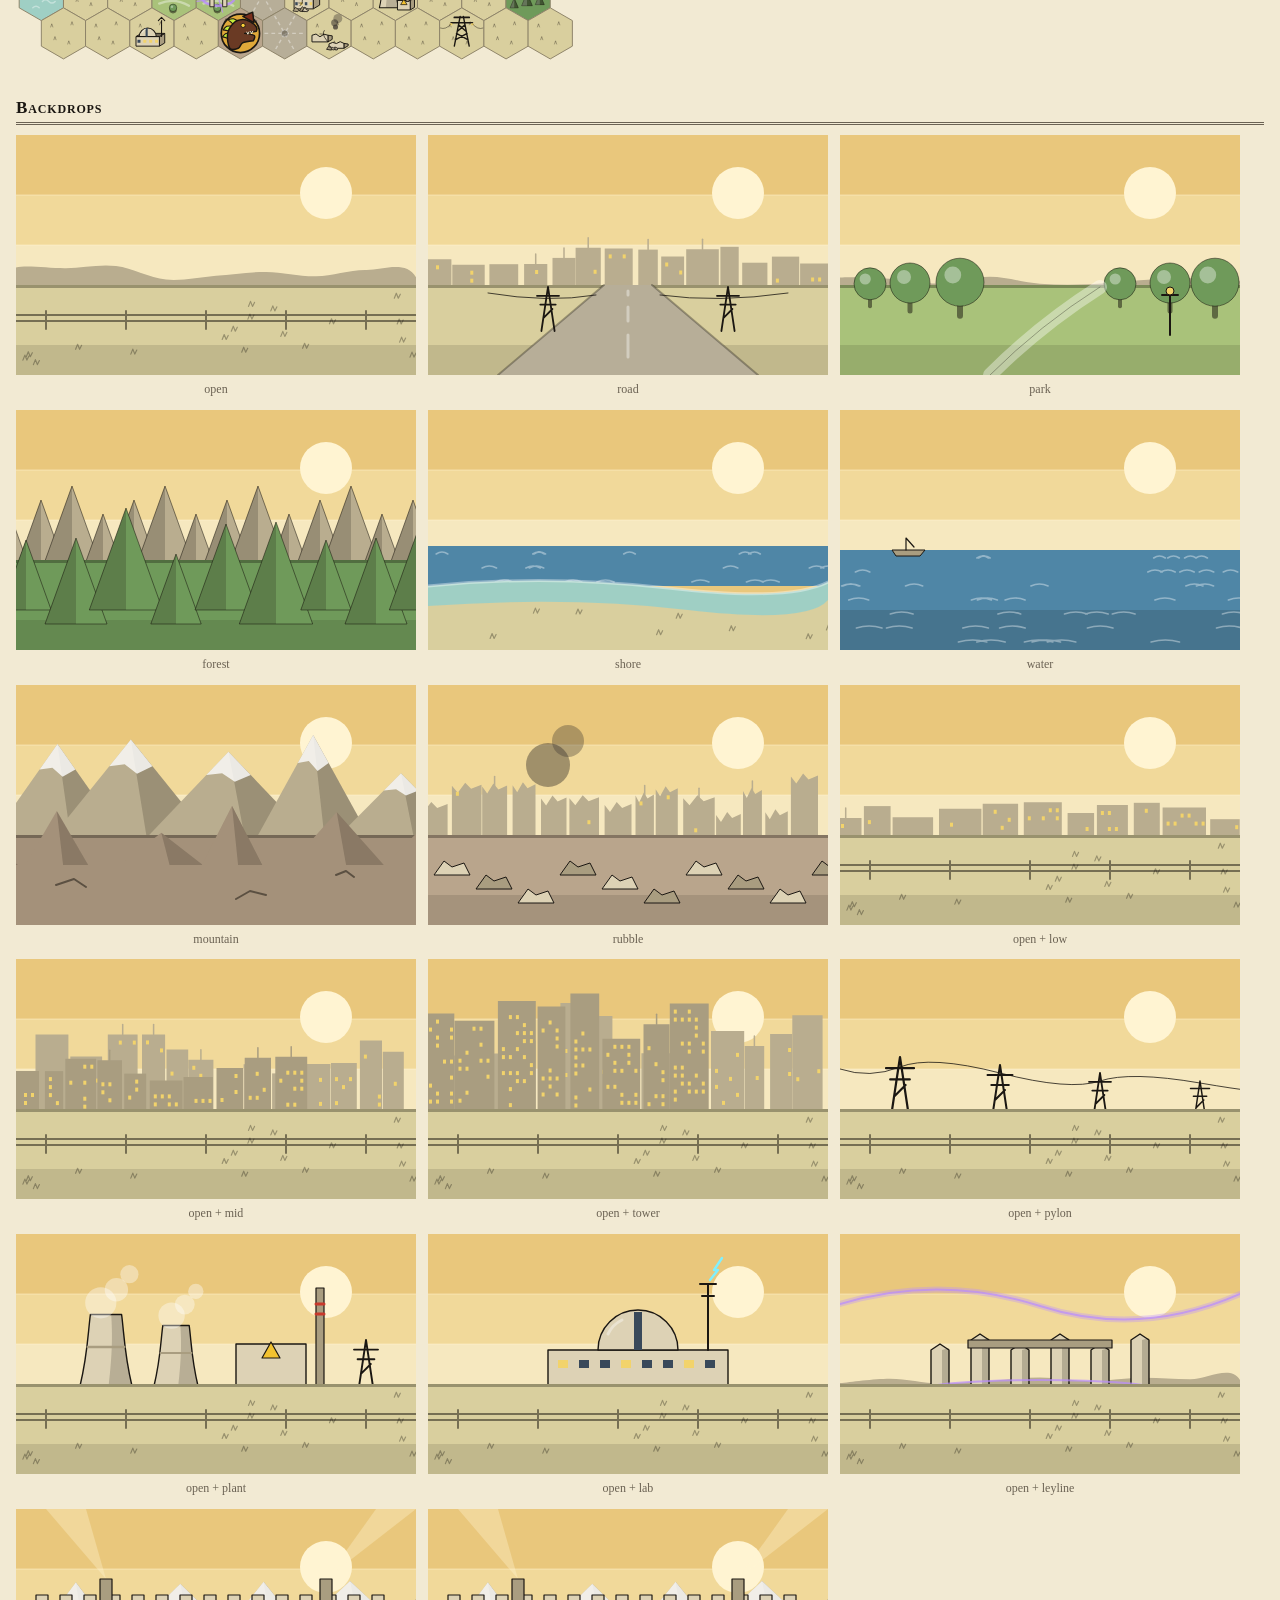
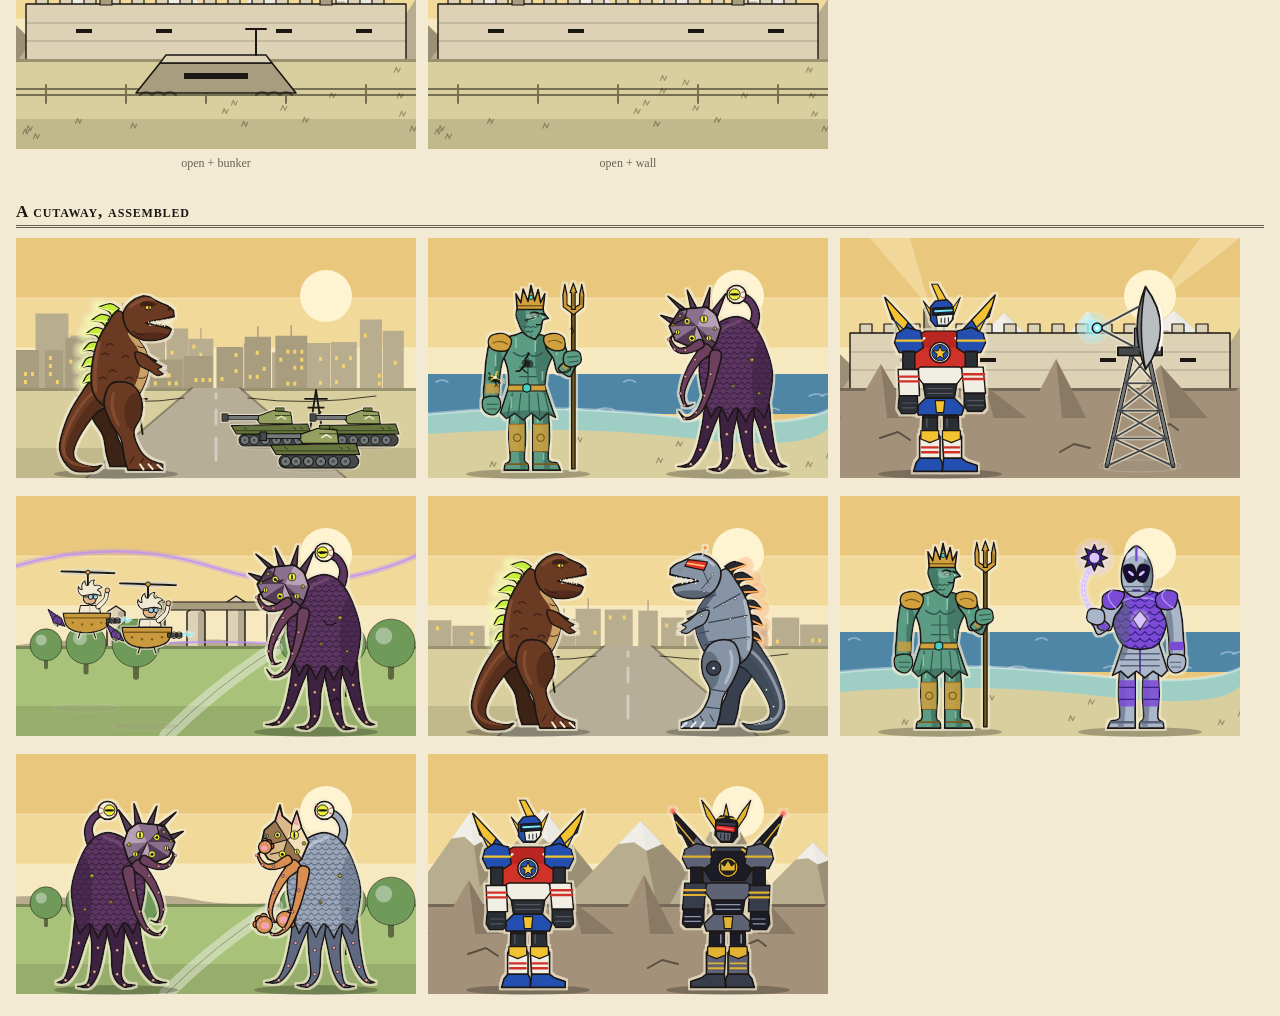
<file: kaiju/art.html>
<!doctype html>
<html lang="en">
<head>
<meta charset="utf-8">
<meta name="viewport" content="width=device-width, initial-scale=1">
<title>Kaiju Dashboard Art</title>
<!-- A gallery of every drawing in src/art, in every damage state, for eyes and screenshots. -->
<style>
  :root {
    --paper: #f2ead3; --ink: #1b1712; --muted: #6b6253; --accent: #7a2e1c; --faint: #d8cfb4;
    --t-open: #d9cf9e; --t-road: #b7ae98; --t-park: #a9c27a; --t-forest: #6f9a5a; --t-shore: #9fcfc4;
    --t-water: #4f86a6; --t-mountain: #a4917a; --t-rubble: #b9a58c; --t-edge: #8d8268;
    --sky-top: #e9c77c; --sky-mid: #f1d99a; --sky-low: #f6e8bf; --sky-sun: #fff4d2; --far: #b9ad8f;
    --s-face: #ddd2b5; --s-side: #a99d80; --s-roof: #6f6656; --s-glass: #39495a; --s-light: #f2d36b;
  }
  @media (prefers-color-scheme: dark) {
    :root:not([data-theme="light"]) {
      --paper: #14120f; --ink: #e9e0c9; --muted: #9c927f; --accent: #d0704e; --faint: #2b2721;
      --t-open: #4a4430; --t-road: #3d3a33; --t-park: #3d5230; --t-forest: #2a4228; --t-shore: #2f5552;
      --t-water: #1d3a4f; --t-mountain: #4e4438; --t-rubble: #4d4236; --t-edge: #1a1712;
      --sky-top: #0e1428; --sky-mid: #1a2340; --sky-low: #2f3555; --sky-sun: #e8e2c4; --far: #262b3c;
      --s-face: #8f8771; --s-side: #625b4b; --s-roof: #3a352c; --s-glass: #f2d36b; --s-light: #ffde7a;
    }
  }
  :root[data-theme="dark"] {
    --paper: #14120f; --ink: #e9e0c9; --muted: #9c927f; --accent: #d0704e; --faint: #2b2721;
    --t-open: #4a4430; --t-road: #3d3a33; --t-park: #3d5230; --t-forest: #2a4228; --t-shore: #2f5552;
    --t-water: #1d3a4f; --t-mountain: #4e4438; --t-rubble: #4d4236; --t-edge: #1a1712;
    --sky-top: #0e1428; --sky-mid: #1a2340; --sky-low: #2f3555; --sky-sun: #e8e2c4; --far: #262b3c;
    --s-face: #8f8771; --s-side: #625b4b; --s-roof: #3a352c; --s-glass: #f2d36b; --s-light: #ffde7a;
  }
  * { box-sizing: border-box; }
  body { margin: 0; padding: 16px; background: var(--paper); color: var(--ink); font: 15px/1.4 Georgia, serif; }
  header { display: flex; justify-content: space-between; align-items: center; gap: 12px; flex-wrap: wrap; }
  h1 { margin: 0; font-size: 22px; font-variant: small-caps; letter-spacing: 0.04em; }
  h2 { font-size: 17px; font-variant: small-caps; letter-spacing: 0.05em; border-bottom: 3px double var(--muted); padding-bottom: 2px; margin: 28px 0 10px; }
  h3 { font-size: 14px; margin: 14px 0 6px; color: var(--muted); font-weight: normal; font-style: italic; }
  button { font: 14px Georgia, serif; padding: 10px 14px; min-height: 44px; border: 1px solid var(--muted); background: transparent; color: var(--ink); border-radius: 6px; cursor: pointer; }
  .row { display: flex; flex-wrap: wrap; gap: 12px; align-items: flex-end; }
  figure { margin: 0; text-align: center; }
  figcaption { font-size: 12px; color: var(--muted); }
  .portrait { width: 120px; height: 120px; }
  .silhouette { width: 70px; height: 112px; }
  .figure { width: 200px; height: 200px; }
  .backdrop { width: 400px; max-width: 100%; height: auto; }
  .tok { width: 64px; height: 64px; }
  .tok-small { width: 28px; height: 28px; }
  .tile { width: 70px; height: 70px; }
  .stage { position: relative; width: 400px; max-width: 100%; }
  .stage > .actor { position: absolute; bottom: 2%; width: 50%; }
  .stage > .actor svg { width: 100%; height: auto; display: block; }
  .stage .left { left: 0; } .stage .right { right: 0; }
  .board { width: 100%; max-width: 560px; height: auto; }
</style>
</head>
<body>
<header>
  <h1>Kaiju Dashboard: the art</h1>
  <button id="theme" type="button">Theme: system</button>
</header>
<main id="gallery"></main>
<script type="module">
  import { DEFS, STATES } from "./src/art/defs.js";
  import * as K from "./src/art/kaiju.js";
  import * as U from "./src/art/units.js";
  import * as T from "./src/art/terrain.js";

  // The four base kaiju, then the variants' looks, each in every state.
  const KAIJU = K.LOOK_IDS;
  const UNITS = ["infantry", "tank", "artillery", "helicopter", "jet", "missile", "gun", "maser", "scientist"];
  const TERRAIN = ["open", "road", "park", "forest", "shore", "water", "mountain", "rubble"];
  const STRUCTURES = { low: 1, mid: 2, tower: 3, pylon: 1, plant: 2, lab: 2, leyline: 1, bunker: 2, wall: 3 };
  const all = (s) => ({ head: s, arms: s, body: s, legs: s, aux: s });
  const mixed = { head: "hurt", arms: "crippled", body: "bad", legs: "intact", aux: "hurt" };
  const fig = (svg, cap) => `<figure>${svg}<figcaption>${cap}</figcaption></figure>`;
  const tokenSvg = (inner, cls = "tok", r = 24) => `<svg class="${cls}" viewBox="${-r} ${-r} ${2 * r} ${2 * r}">${inner}</svg>`;
  const safe = (f) => { try { return f(); } catch (e) { return `<p>${e.message}</p>`; } };

  let html = DEFS;
  html += `<h2>Kaiju and their variants</h2>`;
  for (const id of KAIJU) {
    html += `<h3>${id}${K.KAIJU_IDS.includes(id) ? "" : " (variant)"}</h3>` + safe(() => {
      let out = `<div class="row">`;
      for (const s of STATES) out += fig(K.portrait(id, { parts: all(s) }), s);
      out += fig(K.portrait(id, { parts: mixed }), "mixed");
      for (const s of STATES) out += fig(K.silhouette(id, { parts: all(s) }), s);
      out += fig(K.silhouette(id, { parts: mixed }), "mixed");
      out += `</div><div class="row">`;
      out += fig(K.figure(id), "figure") + fig(K.figure(id, { parts: all("hurt") }), "hurt") + fig(K.figure(id, { parts: all("bad") }), "bad");
      out += fig(K.figure(id, { flip: true, parts: all("crippled") }), "crippled, flipped");
      out += fig(tokenSvg(K.token(id) + K.facingNotch()), "token");
      out += fig(tokenSvg(K.token(id) + `<g transform="rotate(120)">${K.facingNotch()}</g>`, "tok-small"), "28 px, facing 120");
      out += `</div>`;
      return out;
    });
  }

  html += `<h2>Defense forces</h2>`;
  for (const type of UNITS) {
    html += `<h3>${type}</h3>` + safe(() => {
      let out = `<div class="row">`;
      out += fig(tokenSvg(U.token(type), "tok", 18), "token");
      out += fig(tokenSvg(U.token(type), "tok-small", 18), "small");
      out += fig(U.figure(type, { count: 1 }), "1") + fig(U.figure(type, { count: 3 }), "3");
      out += fig(U.figure(type, { count: 5, flip: true }), "5, flipped");
      return out + `</div>`;
    });
  }

  html += `<h2>Terrain</h2>` + safe(() => {
    let out = `<div class="row">`;
    for (const t of TERRAIN) out += fig(`<svg class="tile" viewBox="-26 -26 52 52">${T.hexTile(t)}</svg>`, t);
    out += `</div><h3>structures, by height, and damaged</h3><div class="row">`;
    for (const [s, h] of Object.entries(STRUCTURES)) {
      out += fig(`<svg class="tile" viewBox="-26 -26 52 52">${T.hexTile("open")}${T.structure(s, h)}</svg>`, s);
      out += fig(`<svg class="tile" viewBox="-26 -26 52 52">${T.hexTile("open")}${T.structure(s, h, { damaged: true })}</svg>`, s + ", damaged");
    }
    out += `</div>`;
    return out;
  });

  html += `<h3>a patch of board</h3>` + safe(() => {
    const size = 24, w = Math.sqrt(3) * size;
    const map = [
      "~~~,,..ff^^^",
      "~~,,.=..f^^^",
      "~,,..=12.f^^",
      ",,.\"\"=.3T.f^",
      ",..\"Y=2.P..f",
      "..L.:=1..T..",
    ];
    const structs = { "1": ["low", 1], "2": ["mid", 2], "3": ["tower", 3], T: ["pylon", 1], P: ["plant", 2], L: ["lab", 2], Y: ["leyline", 1] };
    const glyph = { "~": "water", ",": "shore", ".": "open", "f": "forest", "^": "mountain", "=": "road", "\"": "park", ":": "rubble" };
    let out = "";
    map.forEach((row, r) => [...row].forEach((g, c) => {
      const x = w * (c + 0.5 * (r & 1)) + w / 2, y = size * 1.5 * r + size;
      const s = structs[g];
      out += `<g transform="translate(${x.toFixed(1)},${y.toFixed(1)})">${T.hexTile(s ? (g === "Y" ? "park" : "open") : glyph[g])}${s ? T.structure(s[0], s[1], { damaged: c === 6 }) : ""}</g>`;
    }));
    out += `<g transform="translate(${(w * 4 + w / 2 + w / 2).toFixed(1)},${(size * 1.5 * 5 + size).toFixed(1)})">${K.token("radiosaur")}<g transform="rotate(-60)">${K.facingNotch()}</g></g>`;
    out += `<g transform="translate(${(w * 7 + w / 2).toFixed(1)},${(size * 1.5 * 2 + size).toFixed(1)})">${U.token("tank")}</g>`;
    out += `<g transform="translate(${(w * 3 + w / 2).toFixed(1)},${(size * 1.5 * 0 + size).toFixed(1)})">${U.token("helicopter")}</g>`;
    out += `<g transform="translate(${(w * 6 + w).toFixed(1)},${(size * 1.5 * 3 + size).toFixed(1)})">${U.token("infantry")}</g>`;
    const pad = 3; // room for the outer hexes' strokes
    return `<svg class="board" viewBox="${-pad} ${-pad} ${(w * 12.5 + 2 * pad).toFixed(0)} ${(size * 1.5 * 6 + size / 2 + 2 * pad).toFixed(0)}">${out}</svg>`;
  });

  html += `<h2>Backdrops</h2>` + safe(() => {
    let out = `<div class="row">`;
    for (const t of TERRAIN) out += fig(T.backdrop(t), t);
    for (const [s] of Object.entries(STRUCTURES)) out += fig(T.backdrop("open", { structure: s }), "open + " + s);
    return out + `</div>`;
  });

  html += `<h2>A cutaway, assembled</h2>` + safe(() => {
    const scene = (bd, a, b) => `<div class="stage">${bd}<div class="actor left">${a}</div><div class="actor right">${b}</div></div>`;
    let out = `<div class="row">`;
    out += scene(T.backdrop("road", { structure: "mid" }), K.figure("radiosaur"), U.figure("tank", { flip: true, count: 3 }));
    out += scene(T.backdrop("shore"), K.figure("thalassor", { parts: mixed }), K.figure("squamous", { flip: true }));
    out += scene(T.backdrop("mountain", { structure: "wall" }), K.figure("dairengo"), U.figure("maser", { flip: true, count: 1 }));
    out += scene(T.backdrop("park", { structure: "leyline" }), U.figure("scientist", { count: 2 }), K.figure("squamous", { flip: true, parts: all("hurt") }));
    // Each variant against the kaiju it replaces.
    const pairs = [["radiosaur", "mekkasaurus"], ["thalassor", "colossus"], ["squamous", "meowthprrtep"], ["dairengo", "gekido"]];
    const bds = ["road", "shore", "park", "mountain"];
    pairs.forEach(([base, look], i) => {
      if (K.LOOK_IDS.includes(look)) out += scene(T.backdrop(bds[i]), K.figure(base), K.figure(look, { flip: true }));
    });
    return out + `</div>`;
  });

  document.getElementById("gallery").innerHTML = html;

  const order = ["system", "light", "dark"];
  let theme = "system";
  try { theme = localStorage.getItem("kaiju-theme") || "system"; } catch (e) { /* private window */ }
  const button = document.getElementById("theme");
  function apply() {
    if (theme === "system") document.documentElement.removeAttribute("data-theme");
    else document.documentElement.setAttribute("data-theme", theme);
    button.textContent = "Theme: " + theme;
  }
  button.addEventListener("click", () => {
    theme = order[(order.indexOf(theme) + 1) % order.length];
    try { localStorage.setItem("kaiju-theme", theme); } catch (e) { /* private window */ }
    apply();
  });
  const fromUrl = new URLSearchParams(location.search).get("theme");
  if (order.includes(fromUrl)) theme = fromUrl;
  apply();
</script>
</body>
</html>
</file>
<file: kaiju/style.css>
/* Kaiju: theme tokens, the Wizardry tile frame, the three screens and their parts.
   Light is newsprint: sepia paper and black ink. Dark is ink: the same page at night.
   The system setting picks dark unless the player chose light; the player's own choice
   (data-theme on the root, remembered in this browser) wins either way. */

:root {
  --paper: #e8dec0; --panel: #f3ebd3; --ink: #1b1712; --muted: #5c5345; --accent: #7a2e1c; --faint: #d2c7a6;
  --rule: #2a231a; --danger: #a3261b; --good: #3b6a33; --shade: rgba(28, 20, 10, 0.42);
  --ap: #2b5872; --energy: #a86f0c; --battery: #2f7350; --hunger: #8a3b2a;
  --t-open: #d9cf9e; --t-road: #b7ae98; --t-park: #a9c27a; --t-forest: #6f9a5a; --t-shore: #9fcfc4;
  --t-water: #4f86a6; --t-mountain: #a4917a; --t-rubble: #b9a58c; --t-edge: #8d8268;
  --sky-top: #e9c77c; --sky-mid: #f1d99a; --sky-low: #f6e8bf; --sky-sun: #fff4d2; --far: #b9ad8f;
  --s-face: #ddd2b5; --s-side: #a99d80; --s-roof: #6f6656; --s-glass: #39495a; --s-light: #f2d36b;
  --grain: 0.22;
  --serif: "Iowan Old Style", "Palatino Linotype", Palatino, "Book Antiqua", Georgia, serif;
  --mono: ui-monospace, "SFMono-Regular", Menlo, Consolas, "Liberation Mono", "Courier New", monospace;
  color-scheme: light;
}
@media (prefers-color-scheme: dark) {
  :root:not([data-theme="light"]) {
    --paper: #100e0b; --panel: #1a1713; --ink: #ebe2cb; --muted: #a99e89; --accent: #e08a64; --faint: #2e2a23;
    --rule: #c4b797; --danger: #ff7a66; --good: #8cc47c; --shade: rgba(0, 0, 0, 0.55);
    --ap: #6fa8cc; --energy: #e2b44a; --battery: #7cc49c; --hunger: #e07a5f;
    --t-open: #4a4430; --t-road: #3d3a33; --t-park: #3d5230; --t-forest: #2a4228; --t-shore: #2f5552;
    --t-water: #1d3a4f; --t-mountain: #4e4438; --t-rubble: #4d4236; --t-edge: #1a1712;
    --sky-top: #0e1428; --sky-mid: #1a2340; --sky-low: #2f3555; --sky-sun: #e8e2c4; --far: #262b3c;
    --s-face: #8f8771; --s-side: #625b4b; --s-roof: #3a352c; --s-glass: #f2d36b; --s-light: #ffde7a;
    --grain: 0.5;
    color-scheme: dark;
  }
}
:root[data-theme="dark"] {
  --paper: #100e0b; --panel: #1a1713; --ink: #ebe2cb; --muted: #a99e89; --accent: #e08a64; --faint: #2e2a23;
  --rule: #c4b797; --danger: #ff7a66; --good: #8cc47c; --shade: rgba(0, 0, 0, 0.55);
  --ap: #6fa8cc; --energy: #e2b44a; --battery: #7cc49c; --hunger: #e07a5f;
  --t-open: #4a4430; --t-road: #3d3a33; --t-park: #3d5230; --t-forest: #2a4228; --t-shore: #2f5552;
  --t-water: #1d3a4f; --t-mountain: #4e4438; --t-rubble: #4d4236; --t-edge: #1a1712;
  --sky-top: #0e1428; --sky-mid: #1a2340; --sky-low: #2f3555; --sky-sun: #e8e2c4; --far: #262b3c;
  --s-face: #8f8771; --s-side: #625b4b; --s-roof: #3a352c; --s-glass: #f2d36b; --s-light: #ffde7a;
  --grain: 0.5;
  color-scheme: dark;
}

/* ---------- base ---------- */

* { box-sizing: border-box; }
html { -webkit-text-size-adjust: 100%; }
body {
  margin: 0; min-height: 100vh; background-color: var(--paper); color: var(--ink);
  font: 16px/1.45 var(--serif);
  background-image:
    url("data:image/svg+xml,%3Csvg xmlns='http://www.w3.org/2000/svg' width='180' height='180'%3E%3Cfilter id='n'%3E%3CfeTurbulence type='fractalNoise' baseFrequency='.85' numOctaves='2' stitchTiles='stitch'/%3E%3CfeColorMatrix values='0 0 0 0 .12 0 0 0 0 .09 0 0 0 0 .05 0 0 0 .55 0'/%3E%3C/filter%3E%3Crect width='100%25' height='100%25' filter='url(%23n)' opacity='.3'/%3E%3C/svg%3E");
}
[hidden] { display: none !important; }
.sr-only { position: absolute; width: 1px; height: 1px; margin: -1px; padding: 0; overflow: hidden; clip: rect(0 0 0 0); white-space: nowrap; border: 0; }
h1, h2, h3 { font-weight: 700; }
b { font-weight: 700; }
.screen { max-width: 1440px; margin: 0 auto; padding: 14px 16px 28px; }

/* ---------- the tile: Wizardry's frame ---------- */

.tile {
  position: relative; min-width: 0; margin: 14px 0 0; padding: 16px 12px 12px;
  background: var(--panel); border: 4px double var(--rule); border-radius: 2px;
}
.tile-title {
  position: absolute; top: -11px; left: 10px; z-index: 2; margin: 0; padding: 0 8px;
  font-size: 15px; line-height: 18px; font-weight: 700; font-variant-caps: all-small-caps; letter-spacing: 0.16em;
  color: var(--ink); background: linear-gradient(var(--paper) 50%, var(--panel) 50%);
}

/* ---------- buttons ---------- */

.btn {
  min-width: 44px; min-height: 44px; padding: 8px 14px; font: inherit; font-size: 15px; line-height: 1.2;
  color: var(--ink); background: var(--panel); border: 2px solid var(--rule); border-radius: 3px;
  box-shadow: 2px 2px 0 var(--rule); cursor: pointer; touch-action: manipulation;
}
.btn:hover:not(:disabled) { background: var(--paper); }
.btn:active:not(:disabled) { transform: translate(2px, 2px); box-shadow: none; }
.btn:disabled { opacity: 0.55; border-style: dashed; box-shadow: none; cursor: not-allowed; }
.btn.act:disabled { opacity: 1; color: var(--muted); border-color: var(--muted); }
.btn.primary { color: var(--panel); background: var(--ink); }
.btn.primary:hover:not(:disabled) { background: var(--accent); border-color: var(--accent); }
.btn.big { font-size: 19px; padding: 10px 28px; font-variant-caps: all-small-caps; letter-spacing: 0.14em; font-weight: 700; }
.btn.icon { display: inline-flex; align-items: center; justify-content: center; gap: 6px; padding: 6px 10px; }
:focus-visible { outline: 3px solid var(--accent); outline-offset: 2px; }
kbd {
  display: inline-block; min-width: 1.6em; padding: 2px 4px; font: 600 11px/1 var(--mono); text-align: center;
  border: 1px solid currentColor; border-radius: 3px; opacity: 0.75; vertical-align: 1px;
}
@media (hover: none) and (pointer: coarse) { kbd { display: none; } }

/* ---------- setup ---------- */

.masthead { position: relative; text-align: center; padding: 6px 56px 10px; border-bottom: 4px double var(--rule); }
.mast-rule {
  display: flex; justify-content: space-between; max-width: 520px; margin: 0 auto; padding-bottom: 2px;
  font: 12px var(--mono); letter-spacing: 0.2em; text-transform: uppercase; color: var(--muted); border-bottom: 1px solid var(--rule);
}
.mast-title { margin: 2px 0 0; font-size: clamp(44px, 12vw, 84px); line-height: 1; font-weight: 900; letter-spacing: 0.08em; font-variant-caps: small-caps; }
.mast-sub { margin: 4px 0 0; font-style: italic; color: var(--muted); }
.mast-theme { position: absolute; top: 4px; right: 0; }
@media (max-width: 599px) {
  .masthead { padding: 6px 0 10px; }
  .mast-rule { margin-right: 56px; }
  .mast-theme .tb-label { display: none; }
}
.tb-label { font-size: 13px; text-transform: capitalize; }

.cards { display: grid; gap: 12px; }
.monsters { grid-template-columns: repeat(auto-fill, minmax(260px, 1fr)); }
.card {
  position: relative; padding: 10px 12px; background: var(--paper); border: 2px solid var(--faint);
  border-radius: 2px; cursor: pointer; transition: border-color 0.15s;
}
.card:hover { border-color: var(--muted); }
.card.chosen { border: 2px solid var(--ink); box-shadow: inset 0 0 0 2px var(--panel), inset 0 0 0 3px var(--ink); }
.card.chosen::after {
  content: "chosen"; position: absolute; top: 6px; right: 8px; padding: 0 6px;
  font: 700 12px/18px var(--serif); font-variant-caps: all-small-caps; letter-spacing: 0.14em;
  color: var(--panel); background: var(--accent);
}
.card-name { font-size: 19px; font-weight: 700; line-height: 1.15; padding-right: 64px; }
.card-sub { font-style: italic; color: var(--muted); font-size: 14px; }
.card-note { margin: 6px 0 0; font-size: 13.5px; color: var(--muted); }
/* The looks of the chosen monster: a row of small portraits under the cards. */
.looks:empty { display: none; }
.look-head { margin: 14px 0 6px; font: 700 13px var(--serif); font-variant-caps: all-small-caps; letter-spacing: 0.14em; color: var(--muted); }
.looks-row { display: grid; grid-template-columns: repeat(auto-fill, minmax(200px, 1fr)); gap: 8px; }
.look {
  display: flex; align-items: center; gap: 8px; min-height: 52px; padding: 4px 10px 4px 4px; text-align: left;
  font: 600 15px/1.2 var(--serif); color: var(--ink); background: var(--paper); border: 2px solid var(--muted); border-radius: 3px; cursor: pointer;
}
.look:hover { border-color: var(--ink); }
.look.on { border-color: var(--ink); box-shadow: inset 0 0 0 2px var(--panel), inset 0 0 0 3px var(--ink); }
.look-art svg { display: block; width: 44px; height: 44px; }
.look-name { min-width: 0; overflow-wrap: break-word; }
.look-text { margin: 8px 0 0; font-size: 14.5px; }
.look-preset { margin: 4px 0 0; font-size: 13.5px; font-style: italic; color: var(--accent); }
.mc-art { display: flex; gap: 8px; align-items: flex-end; margin-bottom: 8px; }
.mc-portrait svg { display: block; width: 96px; height: 96px; }
.mc-sil svg { display: block; width: 60px; height: 96px; }
.stats { display: grid; grid-template-columns: repeat(5, 1fr); gap: 4px; margin: 8px 0 6px; padding: 4px 0; border-block: 1px solid var(--faint); }
.stat { text-align: center; min-width: 0; }
.stat dt { font-size: 12px; font-variant-caps: all-small-caps; letter-spacing: 0.06em; color: var(--muted); overflow: hidden; text-overflow: ellipsis; white-space: nowrap; }
.stat dd { margin: 0; font: 700 17px var(--mono); }
.stat.up dd { color: var(--accent); }
.stat.up dd::after { content: "+"; font-size: 12px; vertical-align: super; }
.attacks { list-style: none; margin: 0; padding: 0; font-size: 14px; }
.attacks li { padding: 1px 0; }
.attacks span { color: var(--muted); font-size: 13px; }

.setup-pair { display: grid; gap: 0 16px; }
.points { margin: 0 0 8px; }
.points b { font: 700 20px var(--mono); }
.unspent { color: var(--accent); font-style: italic; margin-left: 6px; }
.mutations { display: grid; gap: 6px; }
.mut, .choice {
  display: grid; grid-template-columns: 26px 1fr auto; align-items: center; gap: 0 8px; min-height: 44px;
  padding: 6px 10px; border: 1px solid var(--faint); background: var(--paper); cursor: pointer;
}
.mut.on, .choice.on { border-color: var(--ink); box-shadow: inset 3px 0 0 var(--accent); }
.mut.off { opacity: 0.6; cursor: not-allowed; }
.mut input, .choice input { width: 20px; height: 20px; margin: 0; accent-color: var(--accent); }
.mut-name, .choice-name { font-weight: 700; }
.mut-cost { color: var(--accent); letter-spacing: 2px; font-size: 13px; }
.mut-text, .choice-text { grid-column: 2 / 4; font-size: 14px; color: var(--muted); }
.mut-text em { color: var(--danger); }

.missions { grid-template-columns: 1fr; }
.briefing { margin: 6px 0; padding: 2px 0 2px 10px; border-left: 3px double var(--rule); font-style: italic; }
.briefing p { margin: 0; }
.card-goal { margin: 6px 0 0; font-size: 15px; }
.question { margin: 12px 0 0; padding: 8px 10px 10px; border: 1px solid var(--rule); display: grid; gap: 6px; }
.question legend { padding: 0 6px; font-variant-caps: all-small-caps; letter-spacing: 0.12em; font-weight: 700; }
.question-none { margin: 10px 0 0; font-style: italic; color: var(--muted); }
.seed-row { display: flex; flex-wrap: wrap; align-items: center; gap: 8px; margin-top: 12px; }
.seed-row label { font-variant-caps: all-small-caps; letter-spacing: 0.12em; font-weight: 700; }
.seed-row input {
  width: 9em; min-height: 44px; padding: 6px 10px; font: 16px var(--mono); color: var(--ink);
  background: var(--paper); border: 2px solid var(--rule); border-radius: 2px;
}

.deploy-bar {
  position: sticky; bottom: 0; z-index: 10; display: flex; align-items: center; justify-content: space-between; gap: 12px;
  margin: 16px -16px -28px; padding: 10px 16px; background: var(--panel); border-top: 4px double var(--rule);
}
.summary { margin: 0; font-size: 14px; font-style: italic; color: var(--muted); }
.deploy-bar .btn { flex: none; }

@media (min-width: 900px) {
  .setup-pair { grid-template-columns: minmax(300px, 1fr) 2fr; align-items: start; }
  .missions { grid-template-columns: repeat(2, 1fr); }
  .deploy-bar { margin: 16px 0 0; border: 4px double var(--rule); }
}

/* ---------- play ---------- */

.topbar {
  position: sticky; top: 0; z-index: 12; display: flex; align-items: center; justify-content: space-between; gap: 8px;
  margin: -14px -16px 0; padding: 4px 10px; background: var(--panel); border-bottom: 4px double var(--rule);
}
.tb-facts { display: flex; align-items: baseline; gap: 4px 14px; min-width: 0; flex-wrap: wrap; font-size: 15px; }
.tb-item { font-family: var(--mono); font-size: 14px; white-space: nowrap; }
.tb-item b { font-size: 17px; }
.tb-goal { font-style: italic; color: var(--muted); min-width: 0; overflow: hidden; text-overflow: ellipsis; white-space: nowrap; max-width: 100%; }
.tb-phase { font: 700 12px/20px var(--mono); padding: 0 6px; color: var(--panel); background: var(--danger); letter-spacing: 0.1em; text-transform: uppercase; }
.tb-buttons { display: flex; gap: 6px; flex: none; }
.tb-short { display: inline; }
.tb-long { display: none; }
.tb-buttons .tb-label { display: none; }
.tb-figs { display: flex; align-items: flex-end; gap: 2px; flex: none; }
.tb-figs svg:first-child { display: block; width: 38px; height: 38px; }
.tb-figs svg:last-child { display: block; width: 24px; height: 38px; }

.map-tile { padding: 14px 3px 6px; }
.map-tile > .tile-title { z-index: 9; }
.board { position: relative; z-index: 1; }
.board svg { display: block; width: 100%; height: auto; overflow: visible; touch-action: manipulation; user-select: none; -webkit-user-select: none; }
.board .tap { fill: transparent; cursor: pointer; }
@media (hover: hover) { .board .tap:hover { fill: rgba(255, 255, 255, 0.16); } }
.board .arrow { cursor: pointer; }
.board text { font: 700 16px var(--mono); }
.board .piece.panicked { opacity: 0.7; }
.hint { display: flex; flex-wrap: wrap; align-items: center; justify-content: space-between; gap: 6px 10px; min-height: 52px; padding: 4px 6px 0; }
.hint-text { margin: 0; flex: 1 1 14em; font-size: 14.5px; font-style: italic; }
.hint-buttons { display: flex; gap: 8px; flex-wrap: wrap; }

.status-main { display: flex; gap: 10px; align-items: flex-start; }
.status-figs { display: flex; gap: 6px; flex: none; align-items: flex-end; }
.st-portrait svg { display: block; width: 84px; height: 84px; }
.st-sil svg { display: block; width: 53px; height: 84px; }
.status-vitals { flex: 1; min-width: 0; }
.st-name { font-weight: 700; line-height: 1.15; }
.st-epithet { display: block; font-weight: 400; font-style: italic; font-size: 13px; color: var(--muted); }
.bar { display: grid; grid-template-columns: 4.4em 1fr 3.4em; align-items: center; gap: 6px; margin-top: 4px; font-size: 13px; }
.bar-label { font-variant-caps: all-small-caps; letter-spacing: 0.06em; font-weight: 700; }
.bar-track { height: 10px; background: var(--paper); border: 1.5px solid var(--ink); }
.bar-fill { display: block; height: 100%; background: var(--ap); transition: width 0.3s ease-out; }
.b-energy .bar-fill { background: var(--energy); }
.b-battery .bar-fill { background: var(--battery); }
.b-hunger .bar-fill { background: var(--hunger); }
.b-hunger.high .bar-label { color: var(--danger); }
.b-rival .bar-fill { background: var(--danger); }
.bar-num { font-family: var(--mono); text-align: right; }
.st-facts { margin-top: 4px; font-size: 13px; color: var(--muted); }
.parts { list-style: none; margin: 8px 0 0; padding: 6px 0 0; border-top: 1px solid var(--faint); display: grid; grid-template-columns: repeat(auto-fill, minmax(124px, 1fr)); gap: 2px 12px; font-size: 13.5px; }
.part-row { display: flex; align-items: center; gap: 6px; min-width: 0; }
.part-row .swatch { width: 14px; height: 14px; flex: none; }
.pr-name { overflow: hidden; text-overflow: ellipsis; white-space: nowrap; }
.pr-hp { margin-left: auto; font-family: var(--mono); }
.part-row.s-bad .pr-hp, .part-row.s-crippled .pr-hp { color: var(--danger); font-weight: 700; }
.part-row.s-crippled .pr-name { text-decoration: line-through; }
.rival-row { display: flex; gap: 8px; align-items: center; margin-top: 8px; padding-top: 6px; border-top: 1px solid var(--faint); }
.rival-sil svg { display: block; width: 34px; height: 54px; }
.rival-text { flex: 1; min-width: 0; }
.rival-name { font-weight: 700; font-size: 14px; color: var(--danger); }
.rival-parts { font-size: 12.5px; color: var(--muted); }
.inspect { margin: 8px 0 0; padding-top: 6px; border-top: 1px solid var(--faint); font-size: 14px; min-height: 2.9em; }
.inspect-label { font-variant-caps: all-small-caps; letter-spacing: 0.12em; font-weight: 700; color: var(--muted); margin-right: 4px; }

.actions { display: grid; grid-template-columns: repeat(3, minmax(0, 1fr)); gap: 8px; }
.act { display: flex; flex-direction: column; align-items: flex-start; justify-content: center; gap: 2px; padding: 5px 7px; text-align: left; min-height: 52px; }
.act-top { display: flex; align-items: center; gap: 5px; max-width: 100%; }
.act-name { font-weight: 700; font-size: 14.5px; line-height: 1.1; }
.act-sub { font-size: 11.5px; line-height: 1.2; color: var(--muted); display: -webkit-box; -webkit-line-clamp: 3; -webkit-box-orient: vertical; overflow: hidden; }
.btn.act.on, .btn.act.on:hover { color: var(--panel); background: var(--ink); }
.act.on .act-sub { color: var(--panel); opacity: 0.8; }
.act-end:not(:disabled) { border-color: var(--accent); box-shadow: 2px 2px 0 var(--accent); }
.act-end:not(:disabled) .act-name { color: var(--accent); }
.act-undo { border-style: dotted; }

/* The words come first (REQUIREMENTS section 0): on a phone the log sits under the map and shows four lines. */
.side { display: flex; flex-direction: column; }
.log-tile { display: flex; flex-direction: column; order: -1; }
.log { list-style: none; margin: 0; padding: 0; max-height: calc(4 * 1.45em + 8px); overflow: hidden; font-size: 15px; line-height: 1.45; }
.log-tile.open .log { max-height: 55vh; overflow-y: auto; }
.log li { padding: 1px 0; }
.log li.own { color: var(--accent); }
.log li.rival { color: var(--danger); }
.log li.radio { font: 12.5px/1.5 var(--mono); text-transform: uppercase; letter-spacing: 0.02em; color: var(--muted); }
.log li.phase { margin-top: 4px; padding-top: 2px; border-top: 1px solid var(--faint); font-variant-caps: all-small-caps; letter-spacing: 0.1em; color: var(--muted); font-weight: 700; }
.log li.caption { font-style: italic; }
.log li.refuse { font-style: italic; color: var(--muted); }
.log li.over { font-weight: 700; }
.log-toggle { order: 2; align-self: stretch; margin-top: 8px; font-variant-caps: all-small-caps; letter-spacing: 0.12em; font-weight: 700; }
.log-count { font: 12px var(--mono); }

.sheet {
  position: fixed; z-index: 30; left: 8px; right: 8px; bottom: 8px; margin: 0 auto; max-width: 560px; max-height: 62vh;
  display: flex; flex-direction: column; box-shadow: 0 10px 40px rgba(0, 0, 0, 0.4); padding: 14px 12px 10px;
}
.sheet[hidden] { display: none; }
.sheet .tile-title { background: var(--panel); }
.sheet-body { flex: 0 1 auto; min-height: 0; overflow-y: auto; }
.fc-head { display: flex; justify-content: space-between; align-items: baseline; gap: 10px; font-size: 18px; margin-top: 4px; }
.fc-cost { font: 14px var(--mono); }
.fc-note { margin: 4px 0; font-size: 13.5px; font-style: italic; color: var(--muted); }
.fc-table { width: 100%; border-collapse: collapse; margin: 6px 0; font-size: 14px; }
.fc-table th { text-align: left; font-variant-caps: all-small-caps; letter-spacing: 0.08em; border-bottom: 2px solid var(--rule); padding: 2px 4px; }
.fc-table td { border-bottom: 1px solid var(--faint); padding: 3px 4px; }
.fc-table .num { font-family: var(--mono); text-align: right; white-space: nowrap; }
.fc-table th:not(:first-child) { text-align: right; }
.fc-return { margin: 6px 0; font-size: 13.5px; }
.fc-phase { margin: 6px 0; font-size: 13.5px; font-style: italic; color: var(--muted); }
.fc-none { font-style: italic; color: var(--muted); }
.sheet-buttons { display: flex; flex: none; gap: 8px; justify-content: flex-end; margin-top: 8px; }

.settings { margin: auto; max-width: 440px; width: calc(100% - 32px); color: var(--ink); overflow: visible; padding-top: 20px; }
.settings .tile-title { background: var(--panel); }
.settings::backdrop { background: rgba(10, 8, 5, 0.6); }

/* ---------- the cutaway ---------- */

.cutaway {
  position: absolute; inset: 0; z-index: 8; display: flex; align-items: center; justify-content: center;
  background: rgba(10, 8, 5, 0.78); cursor: pointer; overflow: hidden;
}
.cut-stage { position: relative; width: 100%; aspect-ratio: 4 / 3; max-height: 100%; overflow: hidden; border-block: 4px double #e9e0c9; }
.cut-bg, .cut-bg svg { position: absolute; inset: 0; width: 100%; height: 100%; display: block; }
.cut-actor { position: absolute; bottom: 20%; width: 46%; }
.cut-actor svg { display: block; width: 100%; height: auto; }
.cut-actor.left { left: 3%; }
.cut-actor.right { right: 3%; }
.cut-flash { position: absolute; inset: 0; background: #fffbe8; opacity: 0; pointer-events: none; }
.cut-banner {
  position: absolute; top: 5%; left: 50%; transform: translateX(-50%); padding: 2px 16px; text-align: center; white-space: nowrap;
  color: #f4ecd4; background: rgba(27, 23, 18, 0.9); border: 4px double #e9e0c9;
  font: 700 clamp(15px, 3.4vw, 22px)/1.25 var(--serif); font-variant-caps: all-small-caps; letter-spacing: 0.14em;
}
.cut-banner small { display: block; font: 11px/1.3 var(--mono); letter-spacing: 0.04em; font-variant-caps: normal; opacity: 0.85; }
.cut-number {
  position: absolute; left: 74%; top: 34%; transform: translate(-50%, -40%); pointer-events: none;
  font: 900 clamp(34px, 9vw, 64px)/1 var(--serif); color: #fff4d2; letter-spacing: 0.02em;
  -webkit-text-stroke: 5px #1b1712; paint-order: stroke fill; text-shadow: 0 0 18px rgba(226, 73, 43, 0.8);
}
.cut-number.miss { color: #d7e3ea; text-shadow: none; }
.cut-actor .fallen { opacity: 0.55; filter: grayscale(1); }
.cut-plates { position: absolute; left: 0; right: 0; bottom: 0; display: grid; grid-template-columns: 1fr 1fr; gap: 6px; padding: 6px; }
.plate { padding: 3px 8px 5px; color: #f4ecd4; background: rgba(27, 23, 18, 0.92); border: 4px double #e9e0c9; min-width: 0; }
.plate-name { font-weight: 700; font-size: clamp(12px, 2.6vw, 16px); white-space: nowrap; overflow: hidden; text-overflow: ellipsis; }
.pbar { display: grid; grid-template-columns: minmax(0, auto) 1fr auto; align-items: center; gap: 6px; font: 11px/1.4 var(--mono); }
.pbar-label { overflow: hidden; text-overflow: ellipsis; white-space: nowrap; max-width: 6.5em; }
.pbar-track { height: 8px; background: #0b0907; border: 1px solid #e9e0c9; }
.pbar-fill { display: block; height: 100%; background: #8cc47c; transition: width 0.45s ease-out; }
.plate.right .pbar-fill { background: #e8a33d; }
.cut-skip { position: absolute; top: 6px; right: 8px; padding: 2px 8px; font: 11px var(--mono); color: #f4ecd4; background: rgba(27, 23, 18, 0.85); border-radius: 9px; }

/* ---------- end ---------- */

.end-body { display: grid; gap: 18px; align-items: start; }
.paper { padding: 14px 16px 18px; background: var(--panel); border: 1px solid var(--rule); box-shadow: 4px 4px 0 var(--rule); }
.paper-top { display: flex; justify-content: space-between; gap: 8px; padding-bottom: 3px; font: 11.5px var(--mono); text-transform: uppercase; letter-spacing: 0.08em; border-bottom: 1px solid var(--rule); }
.paper-name { margin: 6px 0 0; padding-bottom: 6px; text-align: center; font-size: clamp(28px, 7vw, 56px); line-height: 1.05; font-weight: 900; letter-spacing: 0.01em; border-bottom: 4px double var(--rule); }
.headline { margin: 12px 0 8px; text-align: center; font-size: clamp(26px, 6.2vw, 50px); line-height: 1.04; font-weight: 900; text-transform: uppercase; letter-spacing: -0.005em; }
.deck { margin: 0; padding-bottom: 10px; text-align: center; font-style: italic; border-bottom: 1px solid var(--rule); }
.paper-cols { display: grid; gap: 16px; margin-top: 12px; }
.paper-photo { margin: 0; }
.pp-art { display: flex; gap: 8px; align-items: flex-end; justify-content: center; padding: 8px; background: var(--paper); border: 1px solid var(--rule); filter: grayscale(1) contrast(1.15) sepia(0.25); }
.pp-art svg:first-child { width: 140px; height: 140px; }
.pp-art svg:last-child { width: 88px; height: 140px; }
.paper-photo figcaption { margin-top: 4px; font-size: 13px; font-style: italic; text-align: center; }
.wire h3 { margin: 0 0 4px; font-size: 15px; font-variant-caps: all-small-caps; letter-spacing: 0.14em; border-bottom: 1px solid var(--rule); }
.wire p { margin: 0 0 4px; font-size: 14.5px; text-align: left; }
.wire p.radio { font: 12.5px/1.5 var(--mono); text-transform: uppercase; color: var(--muted); }
.end-side { display: grid; gap: 8px; justify-items: start; }
.stamp {
  margin: 6px 0 0 6px; padding: 6px 16px; transform: rotate(-3deg); font-size: clamp(26px, 6vw, 36px); font-weight: 900;
  text-transform: uppercase; letter-spacing: 0.08em; color: var(--accent); border: 5px double currentColor;
}
.stamp.grade-defeat { color: var(--danger); }
.stamp.grade-draw { color: var(--muted); }
.stamp.grade-total-victory { color: var(--good); }
.score-tile { width: 100%; }
.score { width: 100%; border-collapse: collapse; font-size: 16px; }
.score th { text-align: left; font-weight: 400; padding: 4px 0; border-bottom: 1px solid var(--faint); }
.score td { text-align: right; font-family: var(--mono); border-bottom: 1px solid var(--faint); }
.score tfoot th, .score tfoot td { font-weight: 700; font-size: 19px; border-top: 4px double var(--rule); border-bottom: 0; padding-top: 6px; }
.end-buttons { display: flex; flex-wrap: wrap; gap: 8px; margin-top: 6px; }
.stamp.grade-rampage { color: var(--accent); font-size: clamp(22px, 5vw, 30px); }
.score-stars { margin: 8px 0 0; text-align: right; }

/* The review: a page from a 1981 computer magazine, after the newspaper. */
.review-wrap { grid-column: 1 / -1; width: 100%; max-width: 960px; margin: 10px auto 0; }
.review-label {
  display: flex; align-items: center; gap: 12px; margin: 0 0 10px; font-size: 15px; letter-spacing: 0.16em;
  font-variant-caps: all-small-caps; color: var(--muted);
}
.review-label::before, .review-label::after { content: ""; flex: 1; border-top: 1px solid var(--rule); }
.review {
  --mag: "Avenir Next", Futura, "Century Gothic", "Trebuchet MS", "Helvetica Neue", Arial, sans-serif;
  padding: 0 16px 16px; background: var(--panel); border: 1px solid var(--rule); box-shadow: 4px 4px 0 var(--rule);
}
.rv-mast { margin: 0 -16px; padding: 10px 16px 6px; color: var(--panel); background: var(--ink); }
.rv-name {
  font: 800 clamp(22px, 6.4vw, 40px)/1 var(--mag); letter-spacing: 0.04em; text-transform: uppercase;
  overflow-wrap: anywhere;
}
.rv-issue {
  display: flex; flex-wrap: wrap; justify-content: space-between; gap: 2px 12px; margin-top: 6px; padding-top: 4px;
  font: 11.5px/1.4 var(--mono); letter-spacing: 0.08em; text-transform: uppercase; border-top: 2px solid var(--accent);
}
.rv-title { margin: 14px 0 4px; font: 800 clamp(26px, 6.6vw, 44px)/1.05 var(--mag); letter-spacing: -0.01em; overflow-wrap: anywhere; }
.rv-dek { margin: 0; font-size: 17px; font-style: italic; line-height: 1.35; }
.rv-byline {
  margin: 8px 0 12px; padding-bottom: 8px; font: 700 12.5px var(--mag); letter-spacing: 0.14em; text-transform: uppercase;
  color: var(--accent); border-bottom: 3px solid var(--ink);
}
.rv-body { font-size: 16px; line-height: 1.5; }
.rv-body > p { margin: 0 0 0.8em; overflow-wrap: break-word; }
.rv-first::first-letter { float: left; margin: 4px 6px 0 0; font: 800 3.1em/0.8 var(--mag); color: var(--accent); }
.rv-quote {
  margin: 0.4em 0 1em; padding: 10px 4px; border-block: 3px solid var(--ink); break-inside: avoid;
  font: 700 19px/1.3 var(--serif); font-style: italic; text-align: center;
}
.rv-quote p { margin: 0; }
.rv-quote p::before { content: "\201C"; color: var(--accent); }
.rv-quote p::after { content: "\201D"; color: var(--accent); }
.rv-rating {
  display: flex; flex-wrap: wrap; align-items: center; gap: 4px 14px; margin-top: 6px; padding: 10px 12px;
  background: var(--paper); border: 2px solid var(--ink);
}
.rv-stars { font-size: 28px; line-height: 1; letter-spacing: 0.06em; color: var(--accent); white-space: nowrap; }
.rv-off { color: var(--muted); }
.rv-verdict { flex: 1 1 12em; font: 700 15px/1.3 var(--mag); }
.rv-copy { display: flex; flex-wrap: wrap; align-items: center; gap: 8px 12px; margin-top: 14px; }
.rv-copied { font-style: italic; color: var(--muted); }
.rv-text {
  display: block; width: 100%; margin-top: 10px; padding: 8px 10px; font: 13px/1.45 var(--mono); color: var(--ink);
  background: var(--paper); border: 2px solid var(--rule); border-radius: 2px; resize: vertical;
}

@media (min-width: 640px) {
  .paper-cols { grid-template-columns: auto 1fr; }
  .review { padding: 0 24px 20px; }
  .rv-mast { margin: 0 -24px; padding: 12px 24px 6px; }
  .rv-body { column-count: 2; column-gap: 28px; column-rule: 1px solid var(--faint); }
  .rv-body > p { text-align: justify; hyphens: auto; -webkit-hyphens: auto; orphans: 3; widows: 3; }
  .rv-rating { margin-top: 14px; }
  .rv-quote { column-span: all; margin: 0.2em 0 1em; font-size: 22px; }
}

/* ---------- phone ---------- */

@media (max-width: 899px) {
  .screen.play { padding: 14px 6px 20px; }
  .play .topbar { margin: -14px -6px 0; }
  .play .tile { margin-top: 14px; }
  .status-tile { padding: 14px 10px 10px; }
  .sheet { max-height: 46vh; }
}
@media (max-width: 380px) {
  .actions { gap: 6px; }
  .act { padding: 4px 5px; }
  .act-name { font-size: 13.5px; }
  .st-portrait svg { width: 72px; height: 72px; }
  .st-sil svg { width: 45px; height: 72px; }
}

/* ---------- desktop: map two thirds, panels on the right ---------- */

@media (min-width: 900px), (orientation: landscape) and (min-width: 640px) {
  body[data-screen="play"] { overflow: hidden; }
  .tb-figs { display: none; }
  .screen.play { height: 100vh; display: flex; flex-direction: column; padding-bottom: 12px; }
  .topbar { position: static; margin: -14px -16px 0; padding: 6px 16px; }
  .tb-short { display: none; }
  .tb-long { display: inline; }
  .tb-buttons .tb-label { display: inline; }
  .play-grid { flex: 1; min-height: 0; display: grid; grid-template-columns: minmax(0, 2fr) minmax(320px, 1fr); gap: 0 16px; }
  .map-tile { display: flex; flex-direction: column; min-height: 0; padding: 16px 8px 6px; }
  .board { flex: 1; min-height: 0; }
  .board svg { height: 100%; }
  .board text { font-size: 13px; }
  .side { display: flex; flex-direction: column; min-height: 0; overflow-y: auto; padding: 0 4px 2px 0; }
  .status-tile { flex: none; }
  .status-more { overflow-y: auto; }
  .actions-tile { flex: none; }
  .log-tile { order: 0; flex: 1 1 220px; }
  .log { flex: 1 1 0px; min-height: calc(4 * 1.45em + 8px); max-height: none; overflow-y: auto; }
  .log-toggle { display: none; }
  .sheet { position: relative; inset: auto; z-index: auto; flex: none; min-height: 0; max-width: none; max-height: none; margin: 14px 0 0; box-shadow: none; }
  body.sheet-open .status-tile { display: none; }
  .end-body { grid-template-columns: minmax(0, 1.7fr) minmax(280px, 1fr); }
}

@media (min-width: 900px) and (max-height: 860px), (orientation: landscape) and (min-width: 640px) and (max-height: 860px) {
  .st-portrait svg { width: 64px; height: 64px; }
  .st-sil svg { width: 40px; height: 64px; }
  .parts { margin-top: 4px; padding-top: 4px; font-size: 13px; }
  /* The portrait, silhouette and bars stay put; the part list and the rival scroll under them. */
  .status-more { max-height: 3.7em; }
  .inspect { min-height: 0; margin-top: 4px; }
}
@media (min-width: 900px) and (max-height: 720px), (orientation: landscape) and (min-width: 640px) and (max-height: 720px) {
  .tb-figs { display: flex; }
  .status-figs { display: none; }
  .status-more { max-height: 2.4em; }
}
@media (min-width: 900px) and (max-width: 1219px) {
  .actions { gap: 6px; }
  .act { padding: 4px 4px; }
  .act-top { gap: 3px; }
  .act-name { font-size: 13.5px; }
  .act kbd { min-width: 1.3em; padding: 2px 2px; }
}

@media (prefers-reduced-motion: reduce) {
  *, *::before, *::after { transition: none !important; animation: none !important; scroll-behavior: auto !important; }
}

/* ---------- blast risk (DESIGN §16.4): a triangle for a risk, a circle for news; the words carry it without colour ---------- */

.blast-note { display: flex; gap: 8px; align-items: flex-start; margin: 6px 0; padding: 4px 8px; font-size: 14px; font-weight: 600; background: var(--paper); border-left: 5px double var(--danger); }
.hint-blast { order: 3; flex: 1 0 100%; margin: 0; }
.fc-blast { flex: none; margin: 4px 0 0; }
.blast-note.good { border-left: 5px dotted var(--good); }
.blast-note.lethal { border: 2px solid var(--danger); border-left: 5px double var(--danger); }
.blast-note.bad .blast-badge { color: var(--danger); }
.blast-note.good .blast-badge { color: var(--good); }
.blast-badge { flex: none; width: 18px; height: 18px; margin-top: 1px; }
</file>
